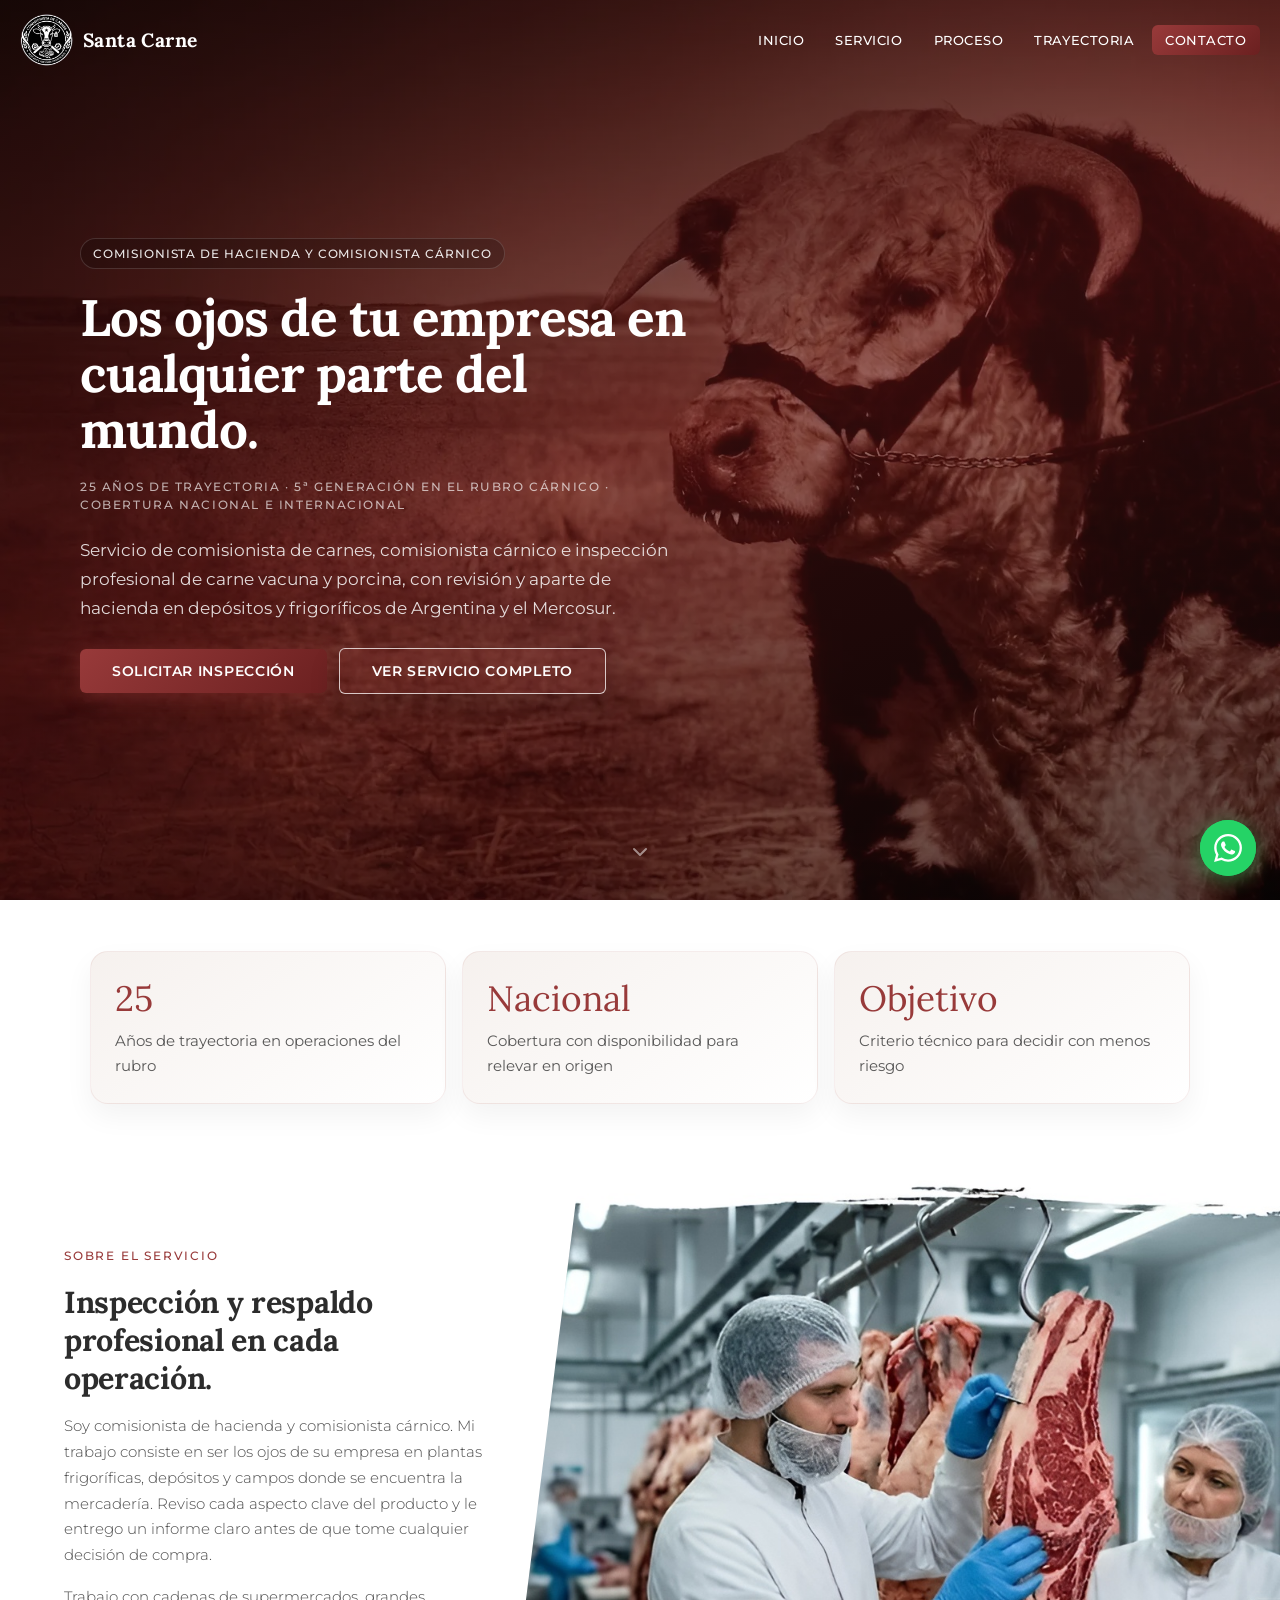
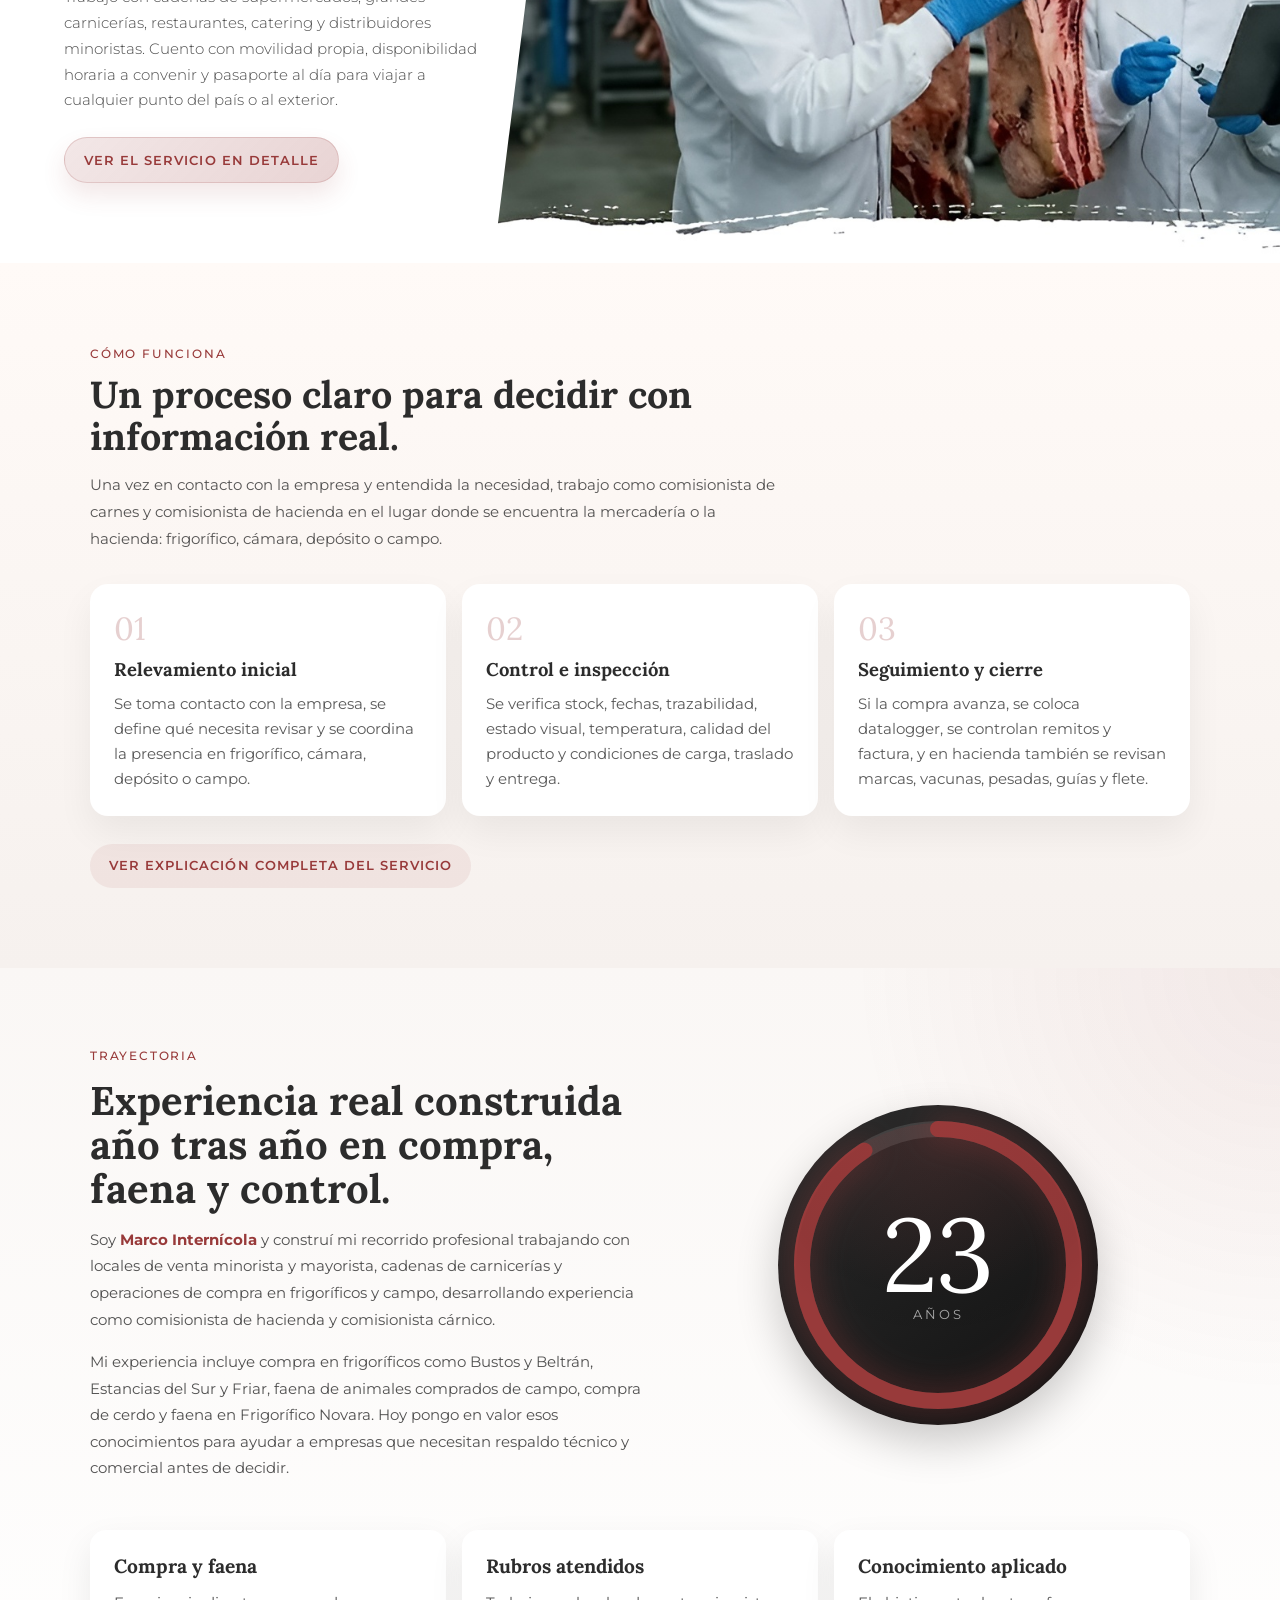
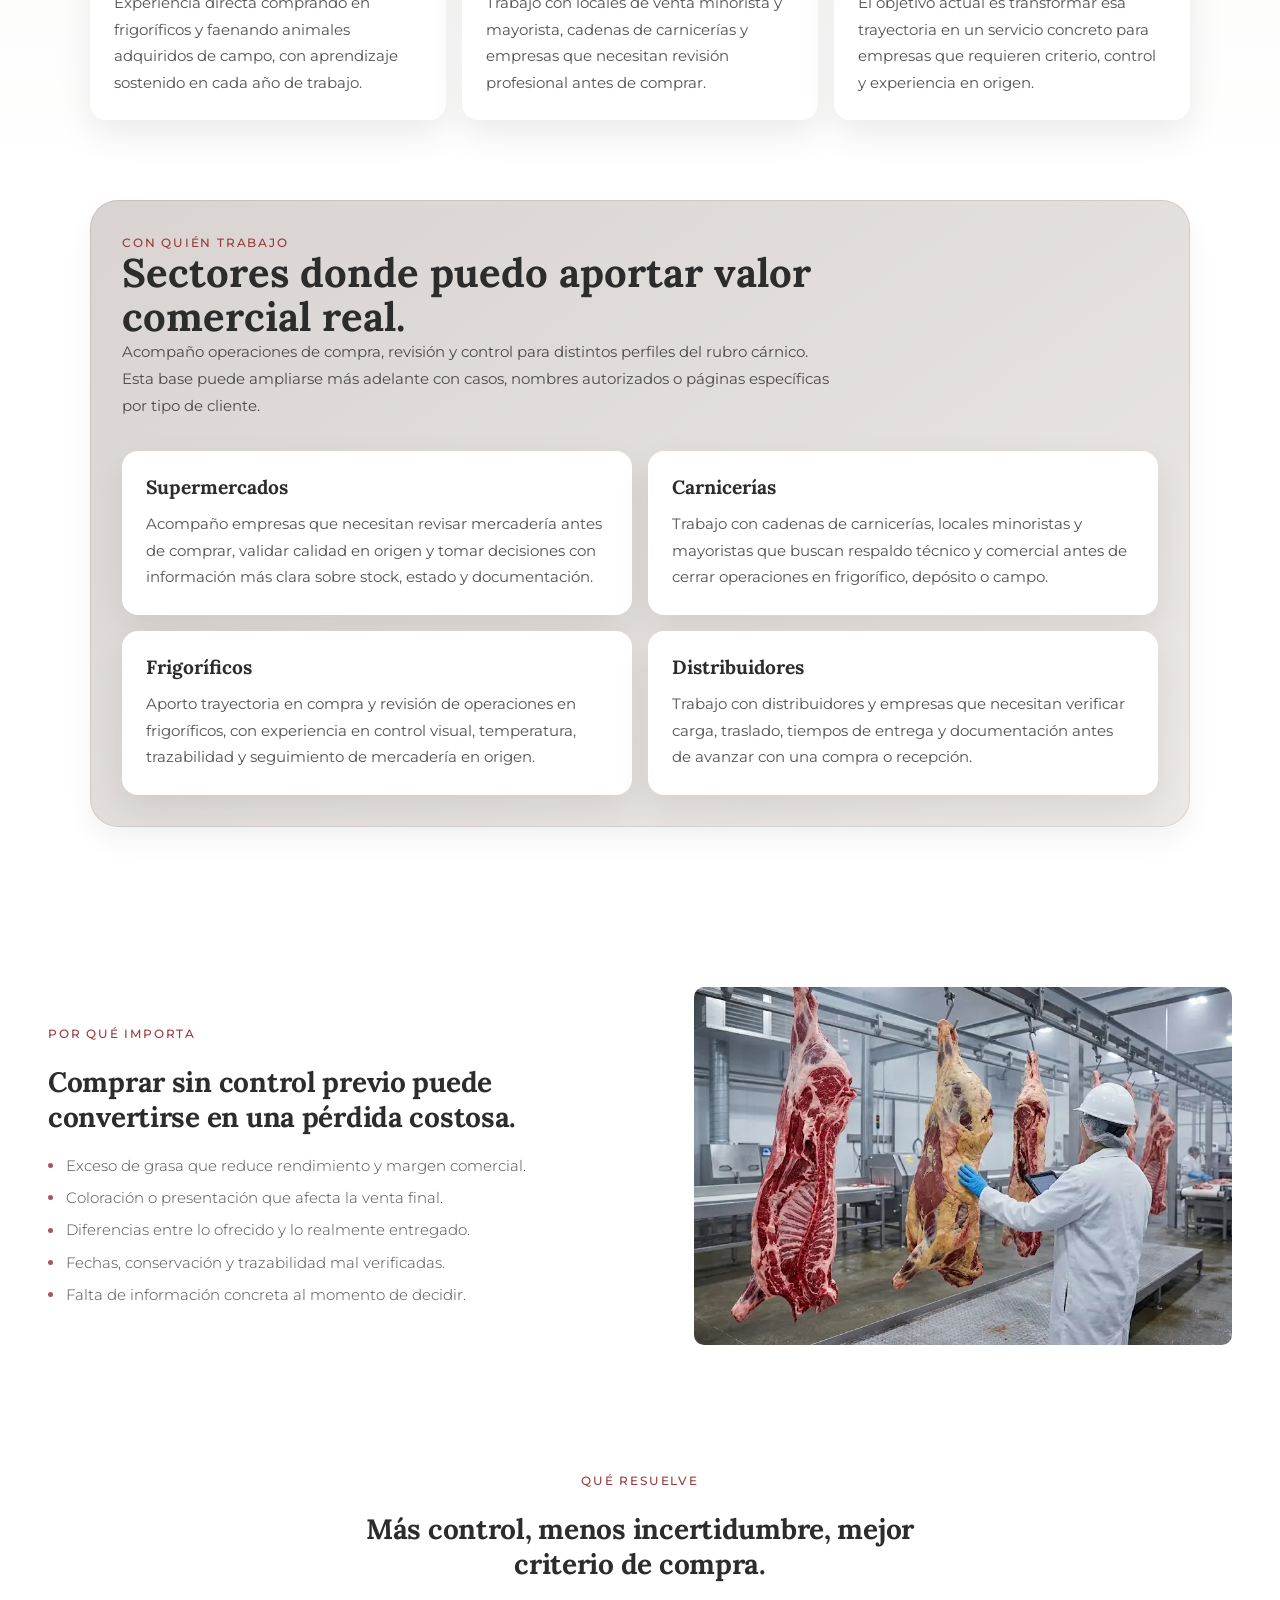
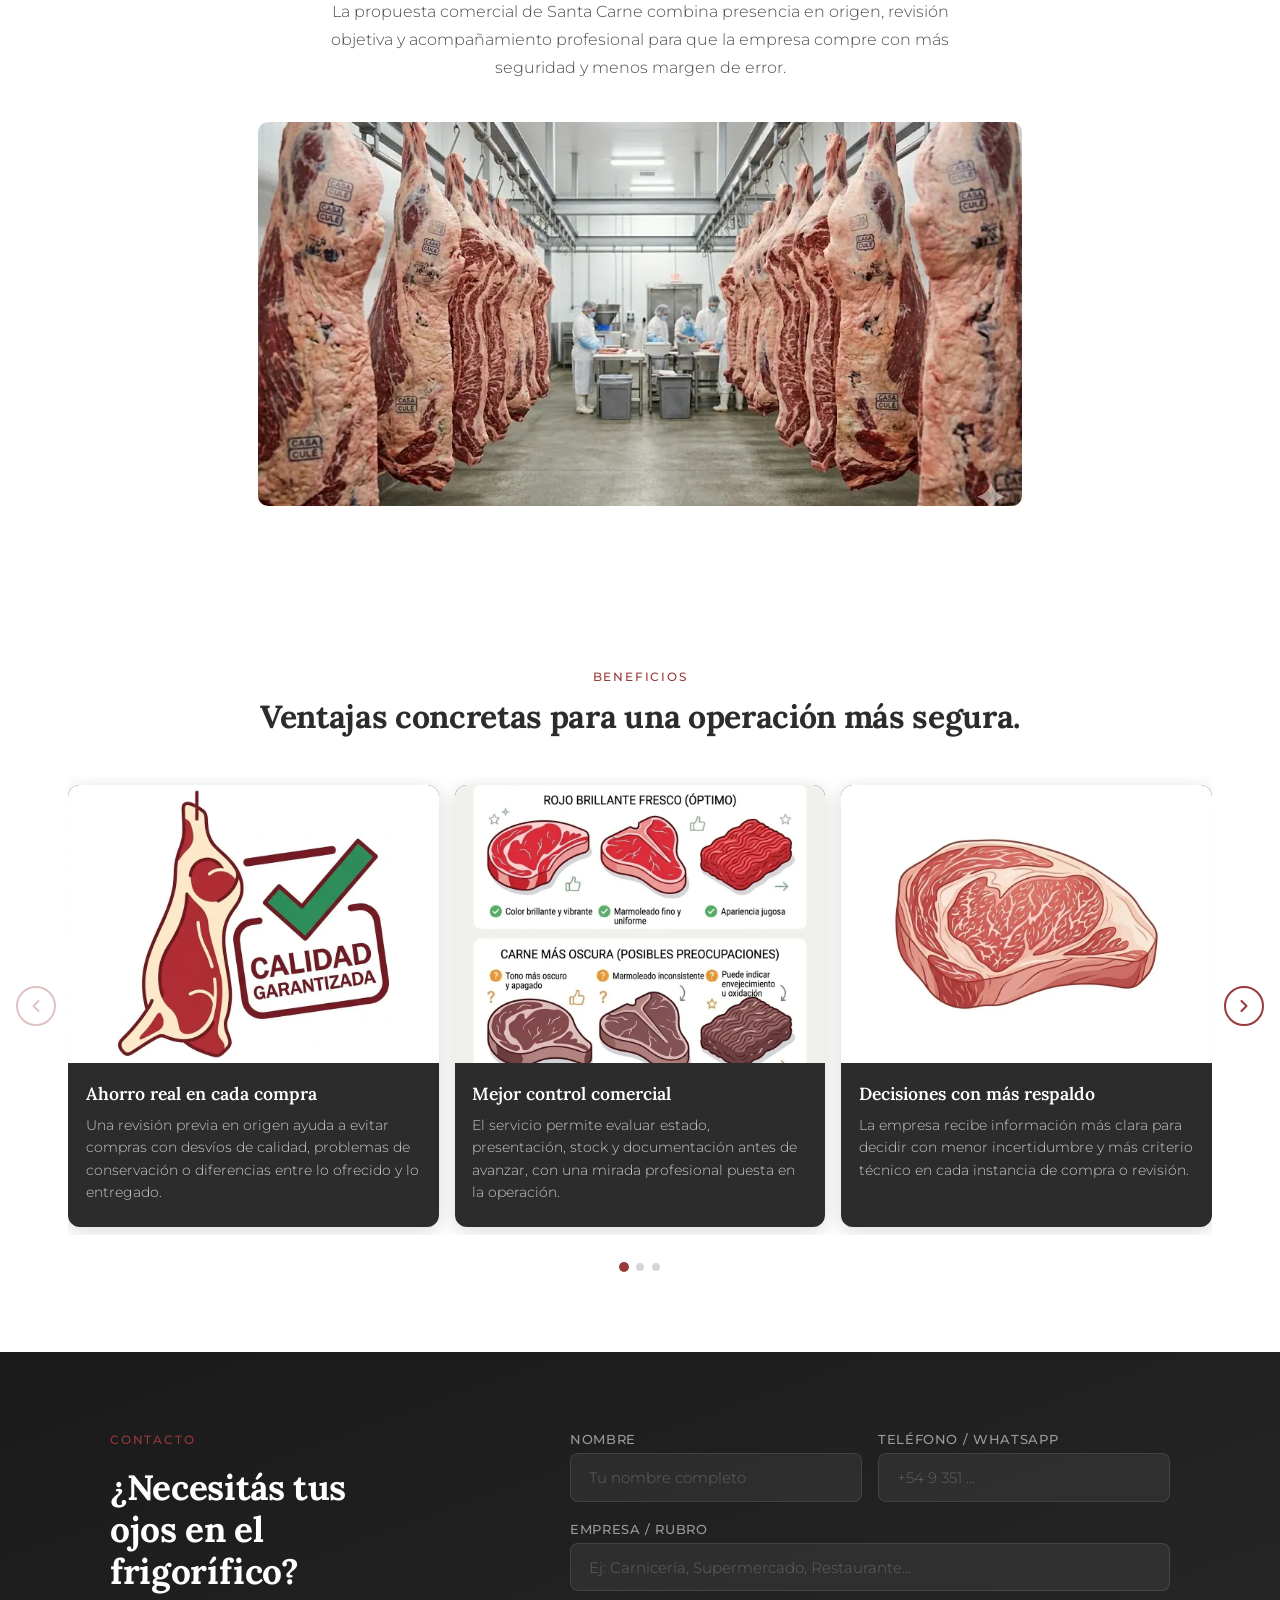
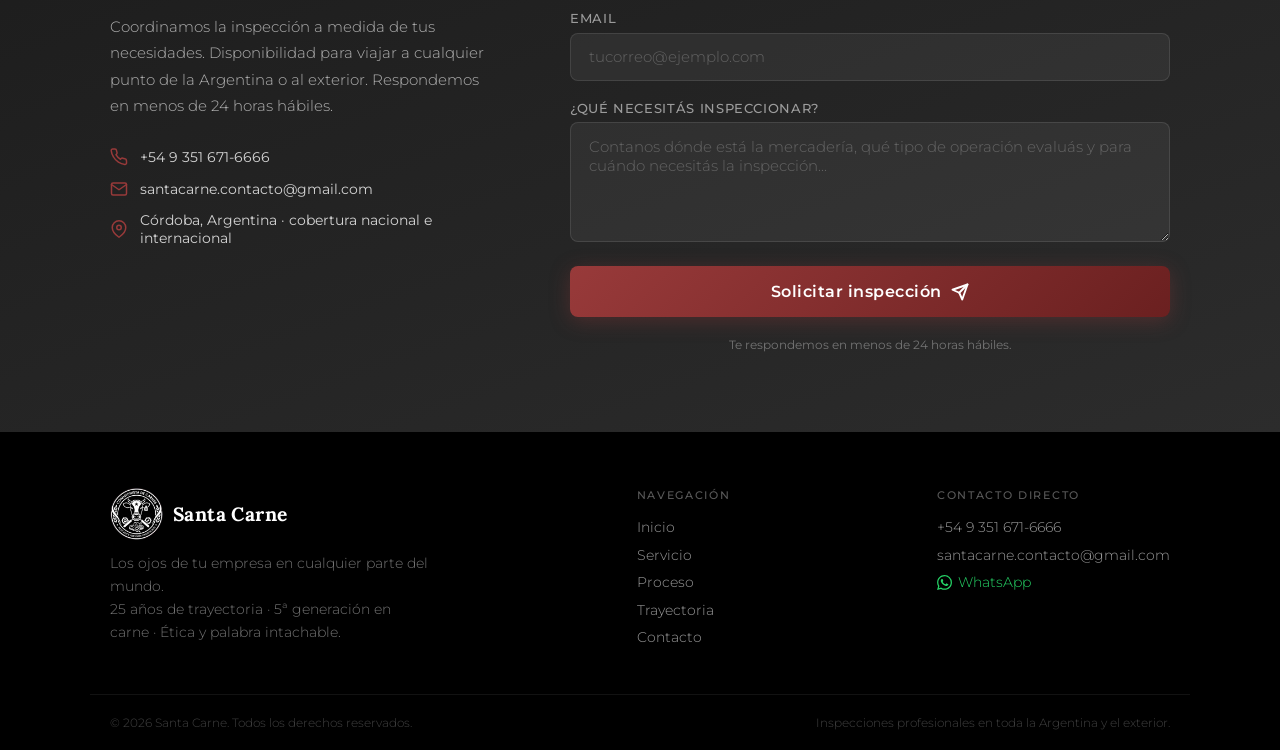
<file: index.html>
<!DOCTYPE html>
<html lang="es">
<head>
  <meta charset="UTF-8" />
  <meta name="viewport" content="width=device-width, initial-scale=1.0" />

  <!-- ===== SEO ===== -->
  <title>Santa Carne | Comisionista de hacienda e inspección de carne</title>
  <meta name="description" content="Santa Carne brinda servicio de comisionista de hacienda, comisionista cárnico e inspección profesional de carne vacuna y porcina, con revisión en depósitos y frigoríficos de Argentina y el Mercosur." />
  <meta name="keywords" content="comisionista de hacienda, comisionista de carnes, comisionista carnico, inspección de carne, inspección de carne vacuna, inspección de carne porcina, inspección profesional de carne, revisión de hacienda, aparte de hacienda, intermediario carnico, inspección en frigoríficos, revisión en depósitos, control de mercadería cárnica, control de calidad de carne, frigoríficos Argentina, servicio de inspección Mercosur" />
  <meta name="author" content="Santa Carne" />
  <meta name="robots" content="index, follow" />
  <link rel="canonical" href="https://santacarne.com.ar/" />
  <link rel="preload" as="image" href="img/hero-fondo.webp" />

  <!-- ===== Open Graph ===== -->
  <meta property="og:type"        content="website" />
  <meta property="og:url"         content="https://santacarne.com.ar/" />
  <meta property="og:title"       content="Santa Carne | Comisionista de hacienda e inspección de carne" />
  <meta property="og:description" content="Servicio de comisionista de hacienda, comisionista cárnico e inspección profesional de carne vacuna y porcina en Argentina y el Mercosur." />
  <meta property="og:image"       content="https://santacarne.com.ar/img/hero-fondo.webp" />
  <meta property="og:image:alt"   content="Santa Carne, comisionista de hacienda e inspección de carne" />
  <meta name="twitter:card"       content="summary_large_image" />
  <meta name="twitter:title"      content="Santa Carne | Comisionista de hacienda e inspección de carne" />
  <meta name="twitter:description" content="Servicio de comisionista de hacienda, comisionista cárnico e inspección profesional de carne vacuna y porcina en Argentina y el Mercosur." />
  <meta name="twitter:image"      content="https://santacarne.com.ar/img/hero-fondo.webp" />

  <!-- ===== Favicon ===== -->
  <link rel="icon" type="image/webp" href="img/logo.webp" />

  <!-- ===== Fuentes ===== -->
  <link rel="preconnect" href="https://fonts.googleapis.com" />
  <link rel="preconnect" href="https://fonts.gstatic.com" crossorigin />
  <link href="https://fonts.googleapis.com/css2?family=Lora:wght@600;700&family=Montserrat:wght@300;400;500;600&display=swap" rel="stylesheet" />

  <link rel="stylesheet" href="styles.css" />

    <!-- ===== Schema.org JSON-LD ===== -->
  <script type="application/ld+json">
  {
    "@context": "https://schema.org",
    "@type": "LocalBusiness",
    "name": "Santa Carne",
    "description": "Comisionista de hacienda y comisionista cárnico con 25 años de trayectoria. Inspección profesional de carne vacuna y porcina, revisión y aparte de hacienda, y control de mercadería en depósitos y frigoríficos de Argentina y el Mercosur.",
    "url": "https://santacarne.com.ar/",
    "telephone": "+5493516716666",
    "email": "santacarne.contacto@gmail.com",
    "logo": "https://santacarne.com.ar/img/logo.webp",
    "image": "https://santacarne.com.ar/img/hero-fondo.webp",
    "address": {
      "@type": "PostalAddress",
      "addressLocality": "Córdoba",
      "addressRegion": "Córdoba",
      "addressCountry": "AR"
    },
    "areaServed": [
      {
        "@type": "Country",
        "name": "Argentina"
      },
      {
        "@type": "AdministrativeArea",
        "name": "Internacional"
      }
    ],
    "foundingDate": "2001",
    "slogan": "Los ojos de tu empresa en cualquier parte del mundo",
    "knowsAbout": [
      "Inspección de carne vacuna",
      "Inspección de carne porcina",
      "Revisión de hacienda",
      "Aparte de hacienda",
      "Comisión de hacienda",
      "Intermediación cárnica",
      "Frigoríficos Argentina",
      "Depósitos cárnicos"
    ],
    "contactPoint": {
      "@type": "ContactPoint",
      "telephone": "+5493516716666",
      "contactType": "customer service",
      "availableLanguage": "Spanish",
      "contactOption": "TollFree"
    },
    "sameAs": [
      "https://wa.me/5493516716666"
    ]
  }
  </script>
</head>
<body>

  <!-- ===================== NAVBAR ===================== -->
  <header class="navbar" role="banner">
    <div class="navbar__inner">
      <a href="#inicio" class="navbar__logo" aria-label="Ir al inicio">
        <img src="img/logo.webp" alt="Santa Carne logo" class="navbar__logo-img" />
        <span class="navbar__logo-text">Santa Carne</span>
      </a>
      <nav class="navbar__nav" aria-label="Navegación principal">
        <a href="#inicio" class="navbar__link">Inicio</a>
        <a href="#servicio" class="navbar__link">Servicio</a>
        <a href="#proceso" class="navbar__link">Proceso</a>
        <a href="#trayectoria" class="navbar__link">Trayectoria</a>
        <a href="#contacto" class="navbar__link navbar__link--cta">Contacto</a>
      </nav>
      <button class="navbar__hamburger" aria-label="Abrir menú" aria-expanded="false" aria-controls="mobile-menu">
        <span class="navbar__bar"></span>
        <span class="navbar__bar"></span>
        <span class="navbar__bar"></span>
      </button>
    </div>
    <nav id="mobile-menu" class="navbar__mobile" aria-label="Menú móvil" aria-hidden="true">
      <a href="#inicio" class="navbar__mobile-link">Inicio</a>
      <a href="#servicio" class="navbar__mobile-link">Servicio</a>
      <a href="#proceso" class="navbar__mobile-link">Proceso</a>
      <a href="#trayectoria" class="navbar__mobile-link">Trayectoria</a>
      <a href="#contacto" class="navbar__mobile-link navbar__mobile-link--cta">Contacto</a>
    </nav>
  </header>

  <main>

    <!-- ===================== HERO ===================== -->
    <section id="inicio" class="hero">
      <div class="hero__overlay" aria-hidden="true"></div>
      <div class="hero__container">
        <div class="hero__content reveal reveal--up">
          <span class="hero__kicker">Comisionista de hacienda y comisionista cárnico</span>
          <h1 class="hero__title">Los ojos de tu empresa en cualquier parte del mundo.</h1>
          <p class="hero__eyebrow">25 años de trayectoria · 5ª generación en el rubro cárnico · cobertura nacional e internacional</p>
          <p class="hero__subtitle">Servicio de comisionista de carnes, comisionista cárnico e inspección profesional de carne vacuna y porcina, con revisión y aparte de hacienda en depósitos y frigoríficos de Argentina y el Mercosur.</p>
          <div class="hero__action">
            <a href="#contacto" class="hero__btn">Solicitar Inspección</a>
            <a href="servicio.html" class="hero__btn hero__btn--outline hero__btn--service">Ver servicio completo</a>
          </div>
        </div>
      </div>
      <a href="#credenciales" class="hero__scroll" aria-label="Ir al siguiente bloque">
        <svg xmlns="http://www.w3.org/2000/svg" width="24" height="24" viewBox="0 0 24 24" fill="none" stroke="currentColor" stroke-width="2" stroke-linecap="round" stroke-linejoin="round"><polyline points="6 9 12 15 18 9"/></svg>
      </a>
    </section>

    <div class="hero-spacer" aria-hidden="true"></div>

    <section id="credenciales" class="credenciales">
      <div class="credenciales__inner reveal reveal--up">
        <article class="credenciales__item">
          <span class="credenciales__value">25</span>
          <p class="credenciales__label">Años de trayectoria en operaciones del rubro</p>
        </article>
        <article class="credenciales__item">
          <span class="credenciales__value">Nacional</span>
          <p class="credenciales__label">Cobertura con disponibilidad para relevar en origen</p>
        </article>
        <article class="credenciales__item">
          <span class="credenciales__value">Objetivo</span>
          <p class="credenciales__label">Criterio técnico para decidir con menos riesgo</p>
        </article>
      </div>
    </section>

    <!-- ===================== SOBRE EL SERVICIO ===================== -->
    <section id="servicio" class="servicio">
      <div class="servicio__white reveal reveal--left">
        <span class="servicio__label">Sobre el Servicio</span>
        <h2 class="servicio__title">Inspección y respaldo profesional en cada operación.</h2>
        <p class="servicio__text">Soy comisionista de hacienda y comisionista cárnico. Mi trabajo consiste en ser los ojos de su empresa en plantas frigoríficas, depósitos y campos donde se encuentra la mercadería. Reviso cada aspecto clave del producto y le entrego un informe claro antes de que tome cualquier decisión de compra.</p>
        <p class="servicio__text">Trabajo con cadenas de supermercados, grandes carnicerías, restaurantes, catering y distribuidores minoristas. Cuento con movilidad propia, disponibilidad horaria a convenir y pasaporte al día para viajar a cualquier punto del país o al exterior.</p>
        <a href="servicio.html" class="servicio__link">Ver el servicio en detalle</a>
      </div>
      <img src="img/sobre nosotros.webp" alt="Inspección profesional de ganado vacuno en frigorífico" class="servicio__img" loading="lazy" />
    </section>

    <section id="proceso" class="proceso">
      <div class="proceso__inner">
        <div class="proceso__header reveal reveal--up">
          <span class="proceso__label">Cómo funciona</span>
          <h2 class="proceso__title">Un proceso claro para decidir con información real.</h2>
          <p class="proceso__text">Una vez en contacto con la empresa y entendida la necesidad, trabajo como comisionista de carnes y comisionista de hacienda en el lugar donde se encuentra la mercadería o la hacienda: frigorífico, cámara, depósito o campo.</p>
        </div>
        <div class="proceso__grid">
          <article class="proceso__card reveal reveal--up">
            <span class="proceso__step">01</span>
            <h3 class="proceso__card-title">Relevamiento inicial</h3>
            <p class="proceso__card-text">Se toma contacto con la empresa, se define qué necesita revisar y se coordina la presencia en frigorífico, cámara, depósito o campo.</p>
          </article>
          <article class="proceso__card reveal reveal--up">
            <span class="proceso__step">02</span>
            <h3 class="proceso__card-title">Control e inspección</h3>
            <p class="proceso__card-text">Se verifica stock, fechas, trazabilidad, estado visual, temperatura, calidad del producto y condiciones de carga, traslado y entrega.</p>
          </article>
          <article class="proceso__card reveal reveal--up">
            <span class="proceso__step">03</span>
            <h3 class="proceso__card-title">Seguimiento y cierre</h3>
            <p class="proceso__card-text">Si la compra avanza, se coloca datalogger, se controlan remitos y factura, y en hacienda también se revisan marcas, vacunas, pesadas, guías y flete.</p>
          </article>
        </div>
        <div class="proceso__cta reveal reveal--up">
          <a href="servicio.html" class="proceso__btn">Ver explicación completa del servicio</a>
        </div>
      </div>
    </section>

    <!-- ===================== TRAYECTORIA ===================== -->
    <section id="trayectoria" class="trayectoria">
      <div class="trayectoria__inner">
        <div class="trayectoria__intro reveal reveal--left">
          <span class="trayectoria__label">Trayectoria</span>
          <h2 class="trayectoria__title">Experiencia real construida año tras año en compra, faena y control.</h2>
          <p class="trayectoria__text">Soy <span class="brand-highlight">Marco Internícola</span> y construí mi recorrido profesional trabajando con locales de venta minorista y mayorista, cadenas de carnicerías y operaciones de compra en frigoríficos y campo, desarrollando experiencia como comisionista de hacienda y comisionista cárnico.</p>
          <p class="trayectoria__text">Mi experiencia incluye compra en frigoríficos como Bustos y Beltrán, Estancias del Sur y Friar, faena de animales comprados de campo, compra de cerdo y faena en Frigorífico Novara. Hoy pongo en valor esos conocimientos para ayudar a empresas que necesitan respaldo técnico y comercial antes de decidir.</p>
        </div>

        <div class="trayectoria__badge reveal reveal--right">
          <div class="years-badge" data-years-badge aria-label="25 años de trayectoria">
            <svg class="years-badge__ring" viewBox="0 0 160 160" aria-hidden="true">
              <circle class="years-badge__track" cx="80" cy="80" r="68"></circle>
              <circle class="years-badge__progress" cx="80" cy="80" r="68"></circle>
            </svg>
            <div class="years-badge__content">
              <span class="years-badge__number" data-years-number>1</span>
              <span class="years-badge__suffix">años</span>
            </div>
          </div>
        </div>
      </div>

      <div class="trayectoria__grid">
        <article class="trayectoria__card reveal reveal--up">
          <h3 class="trayectoria__card-title">Compra y faena</h3>
          <p class="trayectoria__card-text">Experiencia directa comprando en frigoríficos y faenando animales adquiridos de campo, con aprendizaje sostenido en cada año de trabajo.</p>
        </article>
        <article class="trayectoria__card reveal reveal--up">
          <h3 class="trayectoria__card-title">Rubros atendidos</h3>
          <p class="trayectoria__card-text">Trabajo con locales de venta minorista y mayorista, cadenas de carnicerías y empresas que necesitan revisión profesional antes de comprar.</p>
        </article>
        <article class="trayectoria__card reveal reveal--up">
          <h3 class="trayectoria__card-title">Conocimiento aplicado</h3>
          <p class="trayectoria__card-text">El objetivo actual es transformar esa trayectoria en un servicio concreto para empresas que requieren criterio, control y experiencia en origen.</p>
        </article>
      </div>
    </section>

    <!-- ===================== RUBROS ===================== -->
    <section id="rubros" class="rubros">
      <div class="rubros__inner">
        <div class="rubros__header reveal reveal--up">
          <span class="rubros__label">Con quién trabajo</span>
          <h2 class="rubros__title">Sectores donde puedo aportar valor comercial real.</h2>
          <p class="rubros__text">Acompaño operaciones de compra, revisión y control para distintos perfiles del rubro cárnico. Esta base puede ampliarse más adelante con casos, nombres autorizados o páginas específicas por tipo de cliente.</p>
        </div>

        <div class="rubros__grid">
          <article class="rubros__item reveal reveal--up">
            <h3 class="rubros__item-title">Supermercados</h3>
            <p class="rubros__item-text">Acompaño empresas que necesitan revisar mercadería antes de comprar, validar calidad en origen y tomar decisiones con información más clara sobre stock, estado y documentación.</p>
          </article>
          <article class="rubros__item reveal reveal--up">
            <h3 class="rubros__item-title">Carnicerías</h3>
            <p class="rubros__item-text">Trabajo con cadenas de carnicerías, locales minoristas y mayoristas que buscan respaldo técnico y comercial antes de cerrar operaciones en frigorífico, depósito o campo.</p>
          </article>
          <article class="rubros__item reveal reveal--up">
            <h3 class="rubros__item-title">Frigoríficos</h3>
            <p class="rubros__item-text">Aporto trayectoria en compra y revisión de operaciones en frigoríficos, con experiencia en control visual, temperatura, trazabilidad y seguimiento de mercadería en origen.</p>
          </article>
          <article class="rubros__item reveal reveal--up">
            <h3 class="rubros__item-title">Distribuidores</h3>
            <p class="rubros__item-text">Trabajo con distribuidores y empresas que necesitan verificar carga, traslado, tiempos de entrega y documentación antes de avanzar con una compra o recepción.</p>
          </article>
        </div>
      </div>
    </section>

    <!-- ===================== POR QUÉ ELEGIRNOS ===================== -->
    <section id="elegirnos" class="elegirnos">

      <div class="elegirnos__problema">
        <div class="elegirnos__problema-texto reveal reveal--left">
          <span class="elegirnos__label">Por qué importa</span>
          <h2 class="elegirnos__title">Comprar sin control previo puede convertirse en una pérdida costosa.</h2>
          <ul class="elegirnos__lista">
            <li>Exceso de grasa que reduce rendimiento y margen comercial.</li>
            <li>Coloración o presentación que afecta la venta final.</li>
            <li>Diferencias entre lo ofrecido y lo realmente entregado.</li>
            <li>Fechas, conservación y trazabilidad mal verificadas.</li>
            <li>Falta de información concreta al momento de decidir.</li>
          </ul>
        </div>
        <div class="elegirnos__problema-img-wrap reveal reveal--right">
          <img src="img/problemas a solucionar.webp" alt="Problemas frecuentes en la compra de ganado vacuno" class="elegirnos__problema-img" loading="lazy" />
        </div>
      </div>

      <div class="elegirnos__solucion">
        <div class="elegirnos__solucion-texto reveal reveal--up">
          <span class="elegirnos__label">Qué resuelve</span>
          <h2 class="elegirnos__title">Más control, menos incertidumbre, mejor criterio de compra.</h2>
          <p class="elegirnos__solucion-desc">La propuesta comercial de Santa Carne combina presencia en origen, revisión objetiva y acompañamiento profesional para que la empresa compre con más seguridad y menos margen de error.</p>
        </div>
        <div class="elegirnos__solucion-img-wrap reveal reveal--up">
          <img src="img/solucion al problema.webp" alt="Inspector profesional revisando carne vacuna en frigorífico" class="elegirnos__solucion-img" loading="lazy" />
        </div>
      </div>

    </section>

    <!-- ===================== BENEFICIOS ===================== -->
    <section id="beneficios" class="beneficios">
      <div class="beneficios__header reveal reveal--up">
        <span class="beneficios__label">Beneficios</span>
        <h2 class="beneficios__title">Ventajas concretas para una operación más segura.</h2>
      </div>
      <div class="beneficios__carrusel-wrap reveal reveal--up">
        <button class="beneficios__btn beneficios__btn--prev" aria-label="Anterior">
          <svg xmlns="http://www.w3.org/2000/svg" width="20" height="20" viewBox="0 0 24 24" fill="none" stroke="currentColor" stroke-width="2.5" stroke-linecap="round" stroke-linejoin="round"><polyline points="15 18 9 12 15 6"/></svg>
        </button>
        <div class="beneficios__track-clip">
          <ul class="beneficios__track">
            <li class="beneficios__card">
              <div class="beneficios__card-img-wrap"><img src="img/tarjeta-1.webp" alt="Reducción de pérdidas económicas" class="beneficios__card-img" loading="lazy" /></div>
              <div class="beneficios__card-body">
                <h3 class="beneficios__card-title">Ahorro real en cada compra</h3>
                <p class="beneficios__card-text">Una revisión previa en origen ayuda a evitar compras con desvíos de calidad, problemas de conservación o diferencias entre lo ofrecido y lo entregado.</p>
              </div>
            </li>
            <li class="beneficios__card">
              <div class="beneficios__card-img-wrap"><img src="img/tarjeta-2.webp" alt="Color y presentación de la carne" class="beneficios__card-img" loading="lazy" /></div>
              <div class="beneficios__card-body">
                <h3 class="beneficios__card-title">Mejor control comercial</h3>
                <p class="beneficios__card-text">El servicio permite evaluar estado, presentación, stock y documentación antes de avanzar, con una mirada profesional puesta en la operación.</p>
              </div>
            </li>
            <li class="beneficios__card">
              <div class="beneficios__card-img-wrap"><img src="img/tarjeta-3.webp" alt="Terneza y calidad garantizada" class="beneficios__card-img" loading="lazy" /></div>
              <div class="beneficios__card-body">
                <h3 class="beneficios__card-title">Decisiones con más respaldo</h3>
                <p class="beneficios__card-text">La empresa recibe información más clara para decidir con menor incertidumbre y más criterio técnico en cada instancia de compra o revisión.</p>
              </div>
            </li>
            <li class="beneficios__card">
              <div class="beneficios__card-img-wrap"><img src="img/tarjeta-4.webp" alt="Control de fechas de faena y conservación" class="beneficios__card-img" loading="lazy" /></div>
              <div class="beneficios__card-body">
                <h3 class="beneficios__card-title">Información antes de cerrar</h3>
                <p class="beneficios__card-text">Fechas, trazabilidad, temperatura, carga, traslado y tiempos de entrega pueden revisarse antes de confirmar la operación o recibir mercadería.</p>
              </div>
            </li>
            <li class="beneficios__card">
              <div class="beneficios__card-img-wrap"><img src="img/tarjeta-5.webp" alt="Seguridad y transparencia en la compra" class="beneficios__card-img" loading="lazy" /></div>
              <div class="beneficios__card-body">
                <h3 class="beneficios__card-title">Más transparencia operativa</h3>
                <p class="beneficios__card-text">El acompañamiento en origen suma control, seguimiento y mayor tranquilidad para empresas que necesitan respaldo real antes de comprar.</p>
              </div>
            </li>
          </ul>
        </div>
        <button class="beneficios__btn beneficios__btn--next" aria-label="Siguiente">
          <svg xmlns="http://www.w3.org/2000/svg" width="20" height="20" viewBox="0 0 24 24" fill="none" stroke="currentColor" stroke-width="2.5" stroke-linecap="round" stroke-linejoin="round"><polyline points="9 18 15 12 9 6"/></svg>
        </button>
      </div>
      <div class="beneficios__dots" aria-hidden="true"></div>
    </section>

    <!-- ===================== CONTACTO ===================== -->
    <section id="contacto" class="contacto">
      <div class="contacto__inner">

        <div class="contacto__info reveal reveal--left">
          <span class="contacto__label">Contacto</span>
          <h2 class="contacto__title">¿Necesitás tus ojos en el frigorífico?</h2>
          <p class="contacto__desc">Coordinamos la inspección a medida de tus necesidades. Disponibilidad para viajar a cualquier punto de la Argentina o al exterior. Respondemos en menos de 24 horas hábiles.</p>
          <ul class="contacto__datos">
            <li class="contacto__dato">
              <svg xmlns="http://www.w3.org/2000/svg" width="18" height="18" viewBox="0 0 24 24" fill="none" stroke="currentColor" stroke-width="2" stroke-linecap="round" stroke-linejoin="round"><path d="M22 16.92v3a2 2 0 0 1-2.18 2 19.79 19.79 0 0 1-8.63-3.07A19.5 19.5 0 0 1 4.69 12 19.79 19.79 0 0 1 1.6 3.43 2 2 0 0 1 3.6 1.27h3a2 2 0 0 1 2 1.72c.13.96.36 1.9.7 2.81a2 2 0 0 1-.45 2.11L7.91 8.91a16 16 0 0 0 6.07 6.07l.91-.91a2 2 0 0 1 2.11-.45c.9.34 1.85.57 2.81.7A2 2 0 0 1 21.73 16.92z"/></svg>
              <span>+54 9 351 671-6666</span>
            </li>
            <li class="contacto__dato">
              <svg xmlns="http://www.w3.org/2000/svg" width="18" height="18" viewBox="0 0 24 24" fill="none" stroke="currentColor" stroke-width="2" stroke-linecap="round" stroke-linejoin="round"><path d="M4 4h16c1.1 0 2 .9 2 2v12c0 1.1-.9 2-2 2H4c-1.1 0-2-.9-2-2V6c0-1.1.9-2 2-2z"/><polyline points="22,6 12,13 2,6"/></svg>
              <span>santacarne.contacto@gmail.com</span>
            </li>
            <li class="contacto__dato">
              <svg xmlns="http://www.w3.org/2000/svg" width="18" height="18" viewBox="0 0 24 24" fill="none" stroke="currentColor" stroke-width="2" stroke-linecap="round" stroke-linejoin="round"><path d="M21 10c0 7-9 13-9 13s-9-6-9-13a9 9 0 0 1 18 0z"/><circle cx="12" cy="10" r="3"/></svg>
              <span>Córdoba, Argentina · cobertura nacional e internacional</span>
            </li>
          </ul>
        </div>

        <div class="contacto__form-wrap reveal reveal--right">
          <form class="contacto__form" action="https://formsubmit.co/santacarne.contacto@gmail.com" method="POST">
            <input type="hidden" name="_subject" value="Nueva consulta desde Santa Carne" />
            <input type="hidden" name="_captcha" value="false" />
            <input type="hidden" name="_template" value="table" />
            <input type="hidden" name="_next" value="https://santacarne.com.ar/gracias.html" />
            <input type="text" name="_honey" style="display:none" />
            <div class="contacto__row">
              <div class="contacto__field">
                <label class="contacto__field-label" for="nombre">Nombre</label>
                <input type="text" id="nombre" name="nombre" class="contacto__input" placeholder="Tu nombre completo" required />
              </div>
              <div class="contacto__field">
                <label class="contacto__field-label" for="telefono">Teléfono / WhatsApp</label>
                <input type="tel" id="telefono" name="telefono" class="contacto__input" placeholder="+54 9 351 ..." required />
              </div>
            </div>
            <div class="contacto__field">
              <label class="contacto__field-label" for="empresa">Empresa / Rubro</label>
              <input type="text" id="empresa" name="empresa" class="contacto__input" placeholder="Ej: Carnicería, Supermercado, Restaurante..." />
            </div>
            <div class="contacto__field">
              <label class="contacto__field-label" for="email">Email</label>
              <input type="email" id="email" name="email" class="contacto__input" placeholder="tucorreo@ejemplo.com" required />
            </div>
            <div class="contacto__field">
              <label class="contacto__field-label" for="mensaje">¿Qué necesitás inspeccionar?</label>
              <textarea id="mensaje" name="mensaje" class="contacto__textarea" placeholder="Contanos dónde está la mercadería, qué tipo de operación evaluás y para cuándo necesitás la inspección..." rows="4" required></textarea>
            </div>
            <button type="submit" class="contacto__submit">
              Solicitar inspección
              <svg xmlns="http://www.w3.org/2000/svg" width="18" height="18" viewBox="0 0 24 24" fill="none" stroke="currentColor" stroke-width="2.5" stroke-linecap="round" stroke-linejoin="round"><line x1="22" y1="2" x2="11" y2="13"/><polygon points="22 2 15 22 11 13 2 9 22 2"/></svg>
            </button>
            <p class="contacto__aviso">Te respondemos en menos de 24 horas hábiles.</p>
          </form>
        </div>

      </div>
    </section>

  </main>

  <!-- ===================== FOOTER ===================== -->
  <footer class="footer" role="contentinfo">
    <div class="footer__inner">
      <div class="footer__brand">
        <a href="#inicio" class="navbar__logo" aria-label="Volver al inicio">
          <img src="img/logo.webp" alt="Santa Carne logo" class="navbar__logo-img" loading="lazy" />
          <span class="navbar__logo-text">Santa Carne</span>
        </a>
        <p class="footer__tagline">Los ojos de tu empresa en cualquier parte del mundo.<br/>25 años de trayectoria · 5ª generación en carne · Ética y palabra intachable.</p>
      </div>
      <nav class="footer__nav" aria-label="Navegación footer">
        <h4 class="footer__nav-title">Navegación</h4>
        <a href="#inicio" class="footer__link">Inicio</a>
        <a href="#servicio" class="footer__link">Servicio</a>
        <a href="#proceso" class="footer__link">Proceso</a>
        <a href="#trayectoria" class="footer__link">Trayectoria</a>
        <a href="#contacto" class="footer__link">Contacto</a>
      </nav>
      <div class="footer__contacto">
        <h4 class="footer__nav-title">Contacto directo</h4>
        <a href="tel:+5493516716666" class="footer__link">+54 9 351 671-6666</a>
        <a href="mailto:santacarne.contacto@gmail.com" class="footer__link">santacarne.contacto@gmail.com</a>
        <a href="https://wa.me/5493516716666" target="_blank" rel="noopener" class="footer__link footer__link--whatsapp">
          <svg xmlns="http://www.w3.org/2000/svg" width="15" height="15" viewBox="0 0 24 24" fill="currentColor"><path d="M17.472 14.382c-.297-.149-1.758-.867-2.03-.967-.273-.099-.471-.148-.67.15-.197.297-.767.966-.94 1.164-.173.199-.347.223-.644.075-.297-.15-1.255-.463-2.39-1.475-.883-.788-1.48-1.761-1.653-2.059-.173-.297-.018-.458.13-.606.134-.133.298-.347.446-.52.149-.174.198-.298.298-.497.099-.198.05-.371-.025-.52-.075-.149-.669-1.612-.916-2.207-.242-.579-.487-.5-.669-.51-.173-.008-.371-.01-.57-.01-.198 0-.52.074-.792.372-.272.297-1.04 1.016-1.04 2.479 0 1.462 1.065 2.875 1.213 3.074.149.198 2.096 3.2 5.077 4.487.709.306 1.262.489 1.694.625.712.227 1.36.195 1.871.118.571-.085 1.758-.719 2.006-1.413.248-.694.248-1.289.173-1.413-.074-.124-.272-.198-.57-.347m-5.421 7.403h-.004a9.87 9.87 0 0 1-5.031-1.378l-.361-.214-3.741.982.998-3.648-.235-.374a9.86 9.86 0 0 1-1.51-5.26c.001-5.45 4.436-9.884 9.888-9.884 2.64 0 5.122 1.03 6.988 2.898a9.825 9.825 0 0 1 2.893 6.994c-.003 5.45-4.437 9.884-9.885 9.884m8.413-18.297A11.815 11.815 0 0 0 12.05 0C5.495 0 .16 5.335.157 11.892c0 2.096.547 4.142 1.588 5.945L.057 24l6.305-1.654a11.882 11.882 0 0 0 5.683 1.448h.005c6.554 0 11.89-5.335 11.893-11.893a11.821 11.821 0 0 0-3.48-8.413Z"/></svg>
          WhatsApp
        </a>
      </div>
    </div>
    <div class="footer__bottom">
      <p class="footer__copy">© 2026 Santa Carne. Todos los derechos reservados.</p>
      <p class="footer__copy footer__copy--right">Inspecciones profesionales en toda la Argentina y el exterior.</p>
    </div>
  </footer>

  <!-- WSP FLOTANTE -->
  <a href="https://wa.me/5493516716666" class="wsp-float" target="_blank" rel="noopener" aria-label="Contactar por WhatsApp">
    <svg xmlns="http://www.w3.org/2000/svg" width="28" height="28" viewBox="0 0 24 24" fill="currentColor">
      <path d="M17.472 14.382c-.297-.149-1.758-.867-2.03-.967-.273-.099-.471-.148-.67.15-.197.297-.767.966-.94 1.164-.173.199-.347.223-.644.075-.297-.15-1.255-.463-2.39-1.475-.883-.788-1.48-1.761-1.653-2.059-.173-.297-.018-.458.13-.606.134-.133.298-.347.446-.52.149-.174.198-.298.298-.497.099-.198.05-.371-.025-.52-.075-.149-.669-1.612-.916-2.207-.242-.579-.487-.5-.669-.51-.173-.008-.371-.01-.57-.01-.198 0-.52.074-.792.372-.272.297-1.04 1.016-1.04 2.479 0 1.462 1.065 2.875 1.213 3.074.149.198 2.096 3.2 5.077 4.487.709.306 1.262.489 1.694.625.712.227 1.36.195 1.871.118.571-.085 1.758-.719 2.006-1.413.248-.694.248-1.289.173-1.413-.074-.124-.272-.198-.57-.347m-5.421 7.403h-.004a9.87 9.87 0 0 1-5.031-1.378l-.361-.214-3.741.982.998-3.648-.235-.374a9.86 9.86 0 0 1-1.51-5.26c.001-5.45 4.436-9.884 9.888-9.884 2.64 0 5.122 1.03 6.988 2.898a9.825 9.825 0 0 1 2.893 6.994c-.003 5.45-4.437 9.884-9.885 9.884m8.413-18.297A11.815 11.815 0 0 0 12.05 0C5.495 0 .16 5.335.157 11.892c0 2.096.547 4.142 1.588 5.945L.057 24l6.305-1.654a11.882 11.882 0 0 0 5.683 1.448h.005c6.554 0 11.89-5.335 11.893-11.893a11.821 11.821 0 0 0-3.48-8.413Z"/>
    </svg>
  </a>

  <script src="main.js"></script>
</body>
</html>
</file>
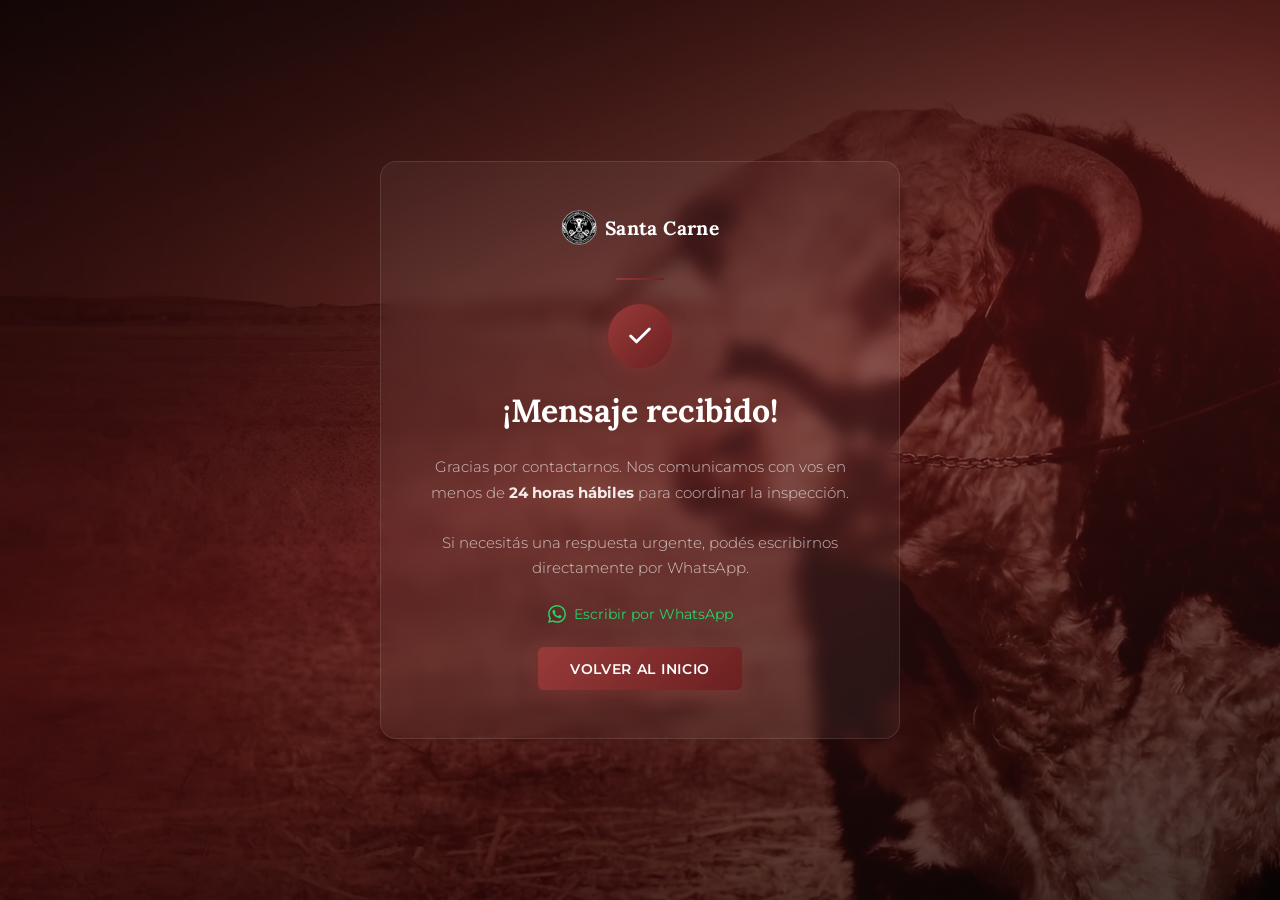
<file: gracias.html>
<!DOCTYPE html>
<html lang="es">
<head>
  <meta charset="UTF-8" />
  <meta name="viewport" content="width=device-width, initial-scale=1.0" />
  <title>Mensaje enviado — Santa Carne</title>
  <meta name="robots" content="noindex, nofollow" />

  <link rel="icon" type="image/webp" href="img/logo.webp" />
  <link rel="preconnect" href="https://fonts.googleapis.com" />
  <link rel="preconnect" href="https://fonts.gstatic.com" crossorigin />
  <link href="https://fonts.googleapis.com/css2?family=Lora:wght@600;700&family=Montserrat:wght@300;400;500;600&display=swap" rel="stylesheet" />

  <style>
    *, *::before, *::after { box-sizing: border-box; margin: 0; padding: 0; }
    html { font-size: 16px; }
    body {
      font-family: 'Montserrat', sans-serif;
      background-color: #0a0505;
      color: #fff;
      min-height: 100svh;
      display: flex;
      flex-direction: column;
      align-items: center;
      justify-content: center;
      padding: 2rem 1.5rem;

      background-image: url('img/hero-fondo.webp');
      background-size: cover;
      background-position: center center;
    }
    .overlay {
      position: fixed;
      inset: 0;
      background: linear-gradient(160deg, rgba(10,5,5,0.82) 0%, rgba(80,20,20,0.65) 50%, rgba(10,5,5,0.75) 100%);
      z-index: 0;
    }
    .card {
      position: relative;
      z-index: 1;
      background: rgba(255,255,255,0.05);
      border: 1px solid rgba(255,255,255,0.1);
      border-radius: 16px;
      padding: 3rem 2.5rem;
      max-width: 520px;
      width: 100%;
      text-align: center;
      backdrop-filter: blur(8px);
      display: flex;
      flex-direction: column;
      align-items: center;
      gap: 1.5rem;
    }
    .icon {
      width: 64px;
      height: 64px;
      border-radius: 50%;
      background: linear-gradient(135deg, #983A3A 0%, #6b2020 100%);
      display: flex;
      align-items: center;
      justify-content: center;
      box-shadow: 0 4px 20px rgba(152,58,58,0.45);
    }
    .logo {
      display: flex;
      align-items: center;
      gap: 0.5rem;
      text-decoration: none;
      margin-bottom: 0.5rem;
    }
    .logo img {
      width: 36px;
      height: 36px;
      object-fit: contain;
      border-radius: 6px;
    }
    .logo span {
      font-family: 'Lora', Georgia, serif;
      font-size: 1.2rem;
      font-weight: 700;
      color: #fff;
      letter-spacing: 0.02em;
    }
    h1 {
      font-family: 'Lora', Georgia, serif;
      font-size: clamp(1.5rem, 5vw, 2rem);
      font-weight: 700;
      color: #fff;
      line-height: 1.2;
    }
    p {
      font-size: 0.95rem;
      font-weight: 300;
      color: rgba(255,255,255,0.7);
      line-height: 1.7;
    }
    .divider {
      width: 48px;
      height: 2px;
      background: linear-gradient(135deg, #983A3A 0%, #6b2020 100%);
      border-radius: 2px;
    }
    .btn {
      display: inline-block;
      padding: 0.85rem 2rem;
      background: linear-gradient(135deg, #983A3A 0%, #6b2020 100%);
      color: #fff;
      font-family: 'Montserrat', sans-serif;
      font-size: 0.85rem;
      font-weight: 600;
      border-radius: 6px;
      letter-spacing: 0.05em;
      text-transform: uppercase;
      text-decoration: none;
      transition: opacity 0.25s, transform 0.2s;
      box-shadow: 0 4px 20px rgba(152,58,58,0.4);
    }
    .btn:hover {
      opacity: 0.85;
      transform: translateY(-2px);
    }
    .wsp {
      display: inline-flex;
      align-items: center;
      gap: 0.5rem;
      font-size: 0.85rem;
      font-weight: 400;
      color: #25D366;
      text-decoration: none;
      transition: opacity 0.2s;
    }
    .wsp:hover { opacity: 0.8; }
  </style>
</head>
<body>

  <div class="overlay" aria-hidden="true"></div>

  <div class="card">

    <a href="index.html" class="logo">
      <img src="img/logo.webp" alt="Santa Carne logo" />
      <span>Santa Carne</span>
    </a>

    <div class="divider"></div>

    <div class="icon">
      <svg xmlns="http://www.w3.org/2000/svg" width="28" height="28" viewBox="0 0 24 24" fill="none" stroke="white" stroke-width="2.5" stroke-linecap="round" stroke-linejoin="round">
        <polyline points="20 6 9 17 4 12"/>
      </svg>
    </div>

    <h1>¡Mensaje recibido!</h1>

    <p>Gracias por contactarnos. Nos comunicamos con vos en menos de <strong style="color:rgba(255,255,255,0.9)">24 horas hábiles</strong> para coordinar la inspección.</p>

    <p>Si necesitás una respuesta urgente, podés escribirnos directamente por WhatsApp.</p>

    <a href="https://wa.me/5493516716666" class="wsp" target="_blank" rel="noopener">
      <svg xmlns="http://www.w3.org/2000/svg" width="18" height="18" viewBox="0 0 24 24" fill="currentColor">
        <path d="M17.472 14.382c-.297-.149-1.758-.867-2.03-.967-.273-.099-.471-.148-.67.15-.197.297-.767.966-.94 1.164-.173.199-.347.223-.644.075-.297-.15-1.255-.463-2.39-1.475-.883-.788-1.48-1.761-1.653-2.059-.173-.297-.018-.458.13-.606.134-.133.298-.347.446-.52.149-.174.198-.298.298-.497.099-.198.05-.371-.025-.52-.075-.149-.669-1.612-.916-2.207-.242-.579-.487-.5-.669-.51-.173-.008-.371-.01-.57-.01-.198 0-.52.074-.792.372-.272.297-1.04 1.016-1.04 2.479 0 1.462 1.065 2.875 1.213 3.074.149.198 2.096 3.2 5.077 4.487.709.306 1.262.489 1.694.625.712.227 1.36.195 1.871.118.571-.085 1.758-.719 2.006-1.413.248-.694.248-1.289.173-1.413-.074-.124-.272-.198-.57-.347m-5.421 7.403h-.004a9.87 9.87 0 0 1-5.031-1.378l-.361-.214-3.741.982.998-3.648-.235-.374a9.86 9.86 0 0 1-1.51-5.26c.001-5.45 4.436-9.884 9.888-9.884 2.64 0 5.122 1.03 6.988 2.898a9.825 9.825 0 0 1 2.893 6.994c-.003 5.45-4.437 9.884-9.885 9.884m8.413-18.297A11.815 11.815 0 0 0 12.05 0C5.495 0 .16 5.335.157 11.892c0 2.096.547 4.142 1.588 5.945L.057 24l6.305-1.654a11.882 11.882 0 0 0 5.683 1.448h.005c6.554 0 11.89-5.335 11.893-11.893a11.821 11.821 0 0 0-3.48-8.413Z"/>
      </svg>
      Escribir por WhatsApp
    </a>

    <a href="index.html" class="btn">Volver al inicio</a>

  </div>

</body>
</html>
</file>
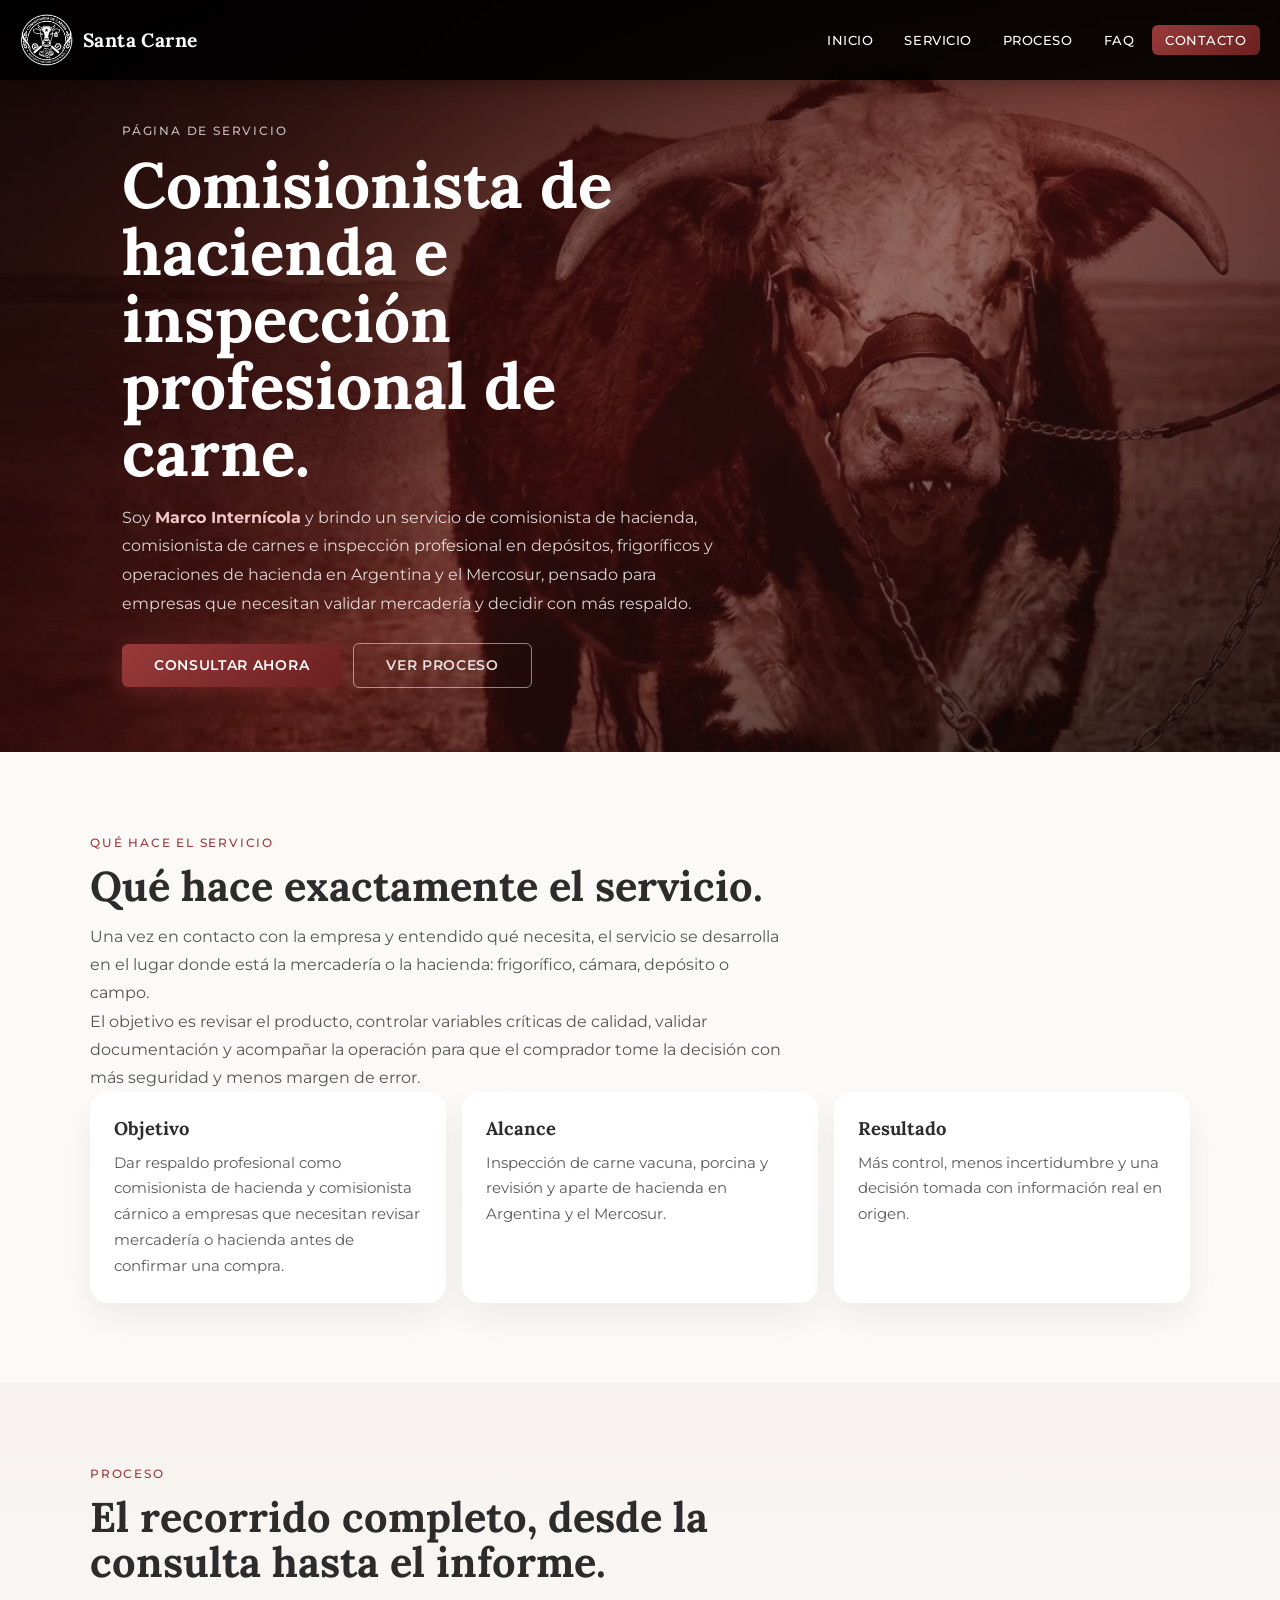
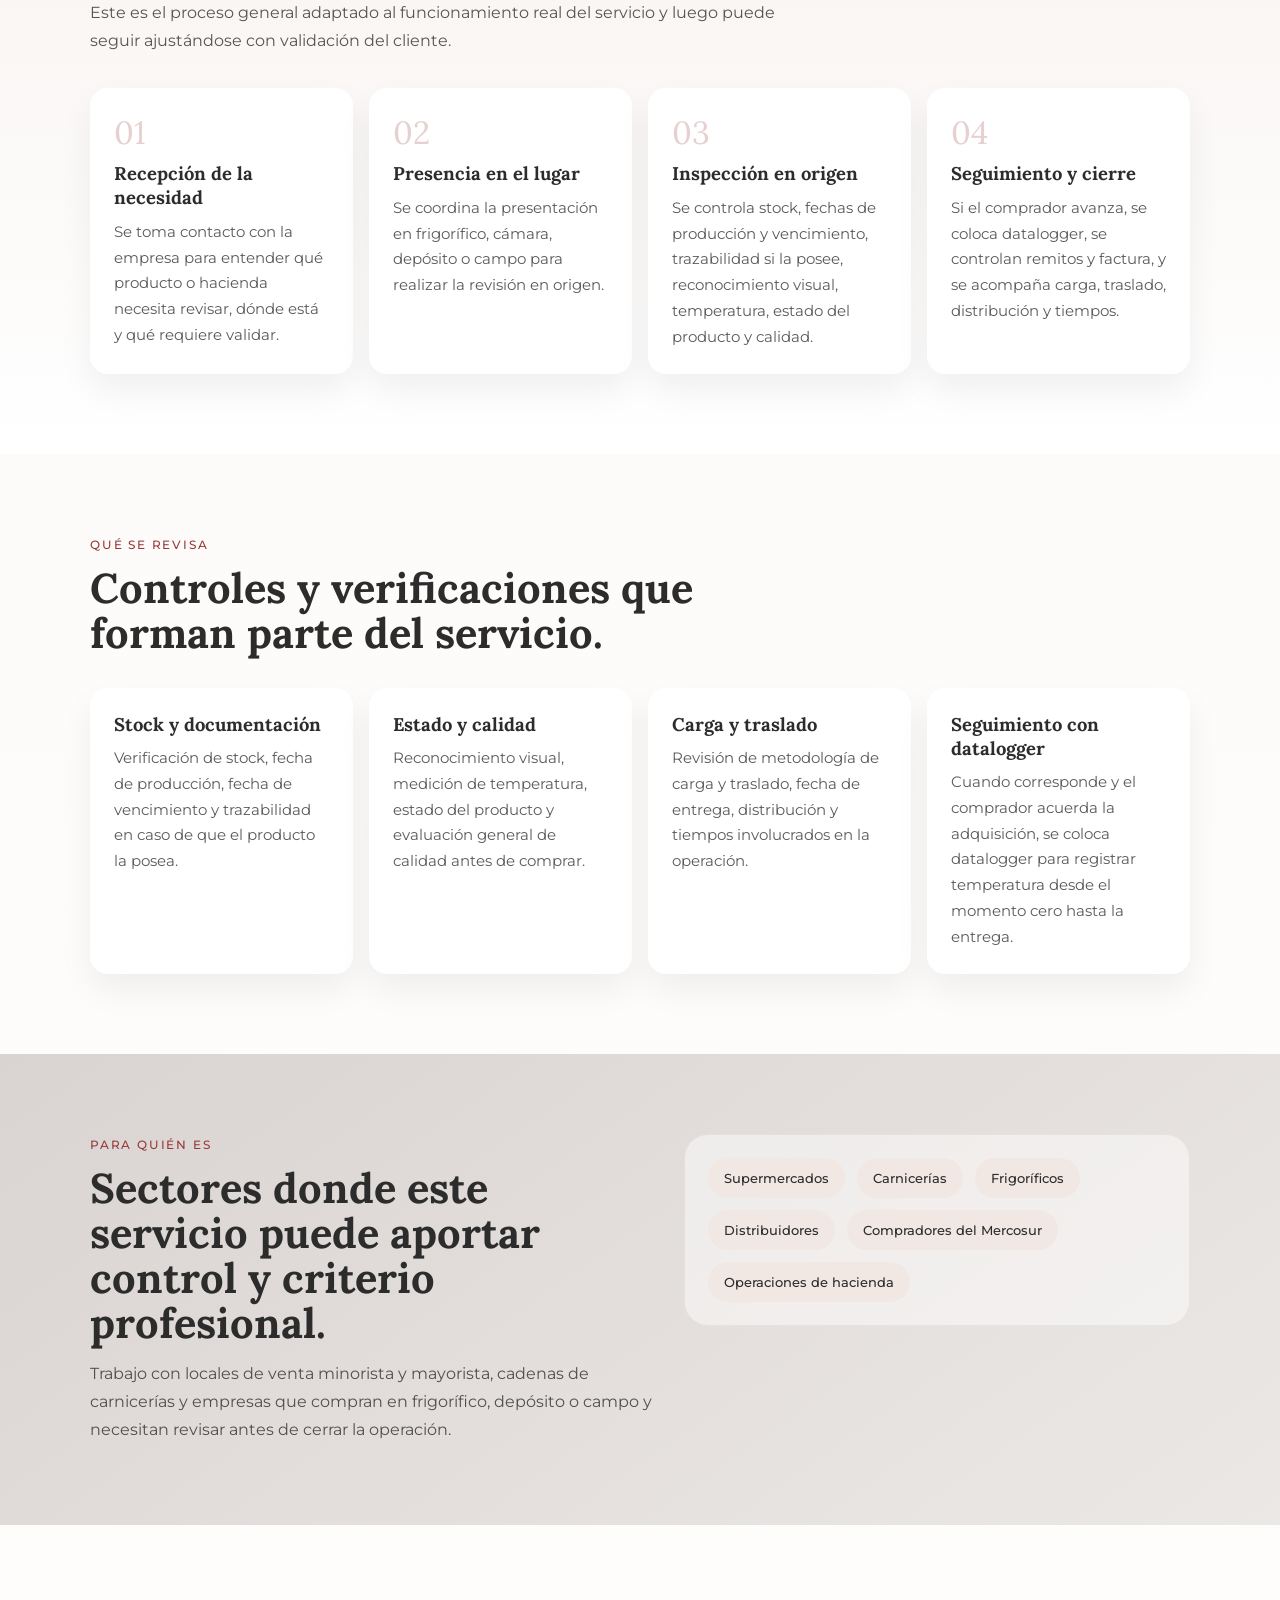
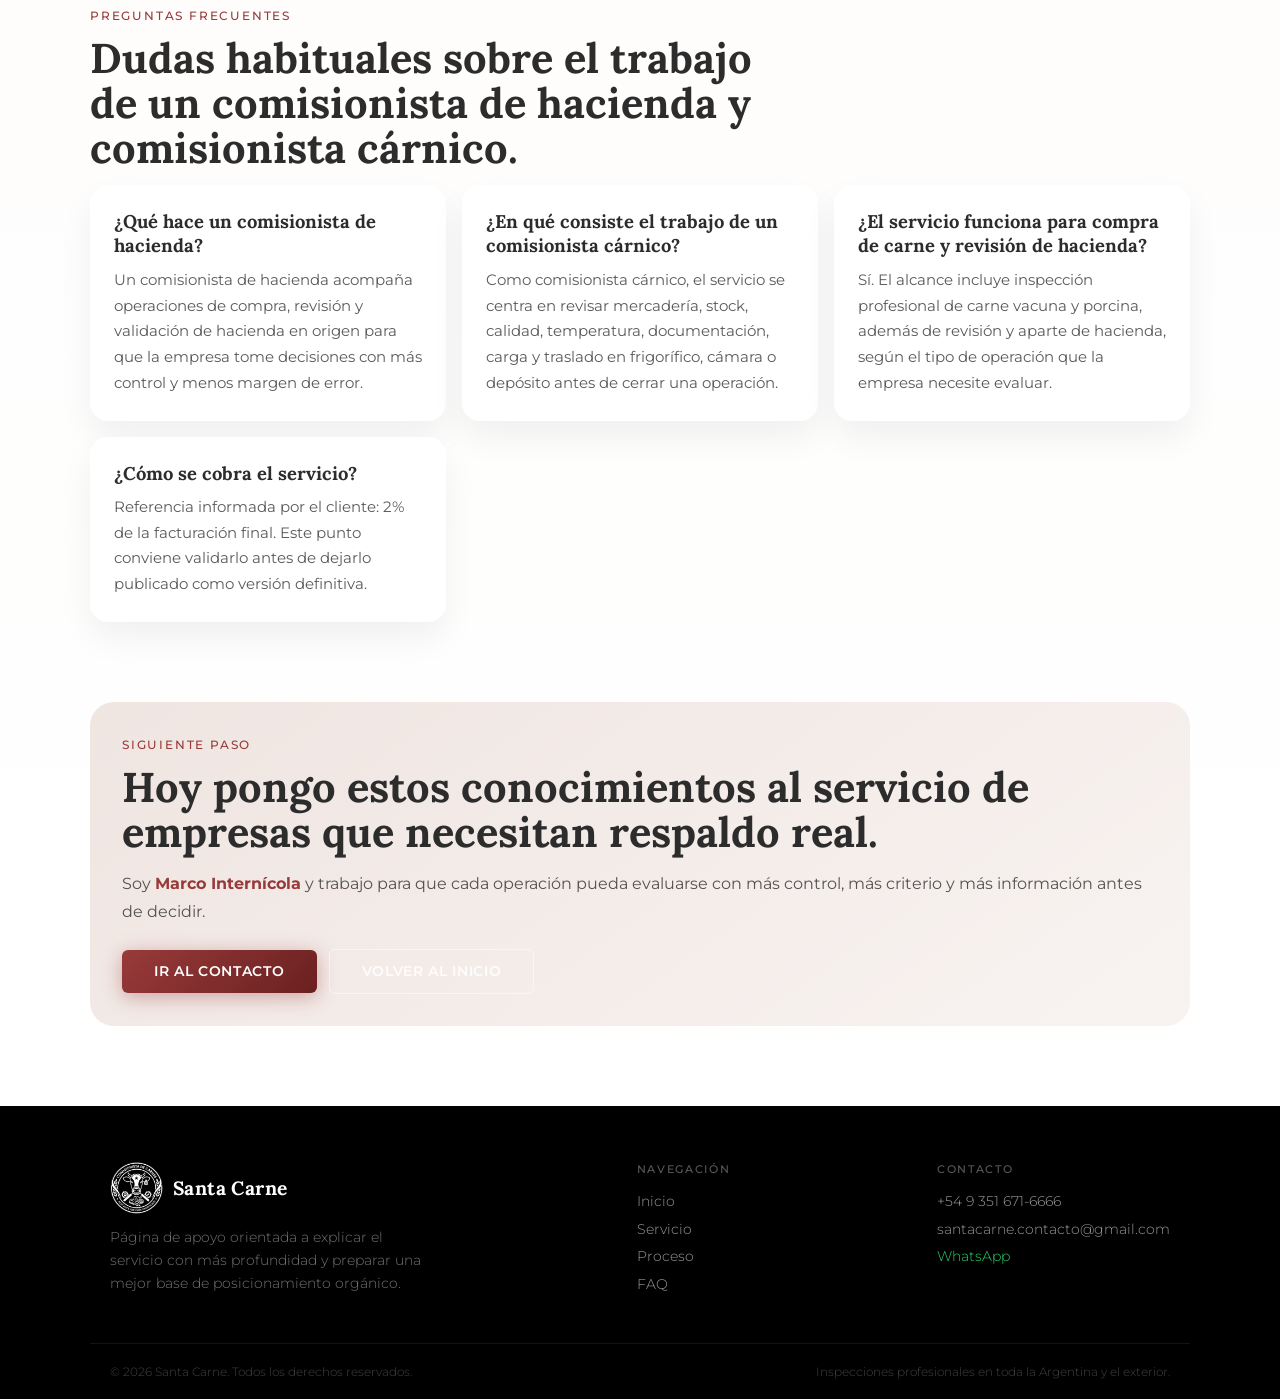
<file: servicio.html>
<!DOCTYPE html>
<html lang="es">
<head>
  <meta charset="UTF-8" />
  <meta name="viewport" content="width=device-width, initial-scale=1.0" />
  <title>Comisionista de hacienda e inspección de carne | Santa Carne</title>
  <meta name="description" content="Conocé cómo funciona el servicio de comisionista de hacienda, comisionista de carnes e inspección profesional de carne vacuna y porcina, con control de stock, trazabilidad y temperatura en depósitos y frigoríficos de Argentina y el Mercosur." />
  <meta name="keywords" content="comisionista de hacienda, comisionista de carnes, comisionista carnico, servicio de inspección de carne, inspección de carne, inspección profesional de carne, inspección de carne vacuna, inspección de carne porcina, revisión de hacienda, aparte de hacienda, control de stock en frigoríficos, trazabilidad de carne, control de temperatura de carne, datalogger en transporte de carne, revisión de remitos y factura, inspección de hacienda Argentina, servicio de inspección Mercosur" />
  <meta name="robots" content="index, follow" />
  <link rel="canonical" href="https://santacarne.com.ar/servicio.html" />
  <meta property="og:type" content="website" />
  <meta property="og:url" content="https://santacarne.com.ar/servicio.html" />
  <meta property="og:title" content="Comisionista de hacienda e inspección de carne | Santa Carne" />
  <meta property="og:description" content="Proceso, alcance y controles del servicio de comisionista de hacienda, comisionista cárnico e inspección profesional de carne." />
  <meta property="og:image" content="https://santacarne.com.ar/img/hero-servicio_fondo.webp" />
  <meta name="twitter:card" content="summary_large_image" />
  <meta name="twitter:title" content="Comisionista de hacienda e inspección de carne | Santa Carne" />
  <meta name="twitter:description" content="Proceso, alcance y controles del servicio de comisionista de hacienda, comisionista cárnico e inspección profesional de carne." />
  <meta name="twitter:image" content="https://santacarne.com.ar/img/hero-servicio_fondo.webp" />
  <link rel="icon" type="image/webp" href="img/logo.webp" />
  <link rel="preconnect" href="https://fonts.googleapis.com" />
  <link rel="preconnect" href="https://fonts.gstatic.com" crossorigin />
  <link href="https://fonts.googleapis.com/css2?family=Lora:wght@600;700&family=Montserrat:wght@300;400;500;600&display=swap" rel="stylesheet" />
  <link rel="stylesheet" href="styles.css" />
  <script type="application/ld+json">
  {
    "@context": "https://schema.org",
    "@graph": [
      {
        "@type": "Service",
        "name": "Servicio de comisionista de hacienda e inspección de carne",
        "provider": {
          "@type": "LocalBusiness",
          "name": "Santa Carne",
          "url": "https://santacarne.com.ar/"
        },
        "serviceType": "Comisionista de hacienda, comisionista cárnico e inspección profesional de carne",
        "areaServed": [
          {
            "@type": "Country",
            "name": "Argentina"
          },
          {
            "@type": "Place",
            "name": "Mercosur"
          }
        ],
        "description": "Servicio de comisionista de hacienda, comisionista de carnes e inspección profesional de carne vacuna y porcina, con revisión en depósitos, frigoríficos y operaciones de hacienda.",
        "url": "https://santacarne.com.ar/servicio.html"
      },
      {
        "@type": "FAQPage",
        "mainEntity": [
          {
            "@type": "Question",
            "name": "¿Qué hace un comisionista de hacienda?",
            "acceptedAnswer": {
              "@type": "Answer",
              "text": "Un comisionista de hacienda acompaña operaciones de compra, revisión y validación de hacienda en origen para que la empresa tome decisiones con más control y menos margen de error."
            }
          },
          {
            "@type": "Question",
            "name": "¿En qué consiste el trabajo de un comisionista cárnico?",
            "acceptedAnswer": {
              "@type": "Answer",
              "text": "Como comisionista cárnico, el servicio se centra en revisar mercadería, stock, calidad, temperatura, documentación, carga y traslado en frigorífico, cámara o depósito antes de cerrar una operación."
            }
          },
          {
            "@type": "Question",
            "name": "¿El servicio funciona para compra de carne y revisión de hacienda?",
            "acceptedAnswer": {
              "@type": "Answer",
              "text": "Sí. El alcance incluye inspección profesional de carne vacuna y porcina, además de revisión y aparte de hacienda, según el tipo de operación que la empresa necesite evaluar."
            }
          },
          {
            "@type": "Question",
            "name": "¿Cómo se cobra el servicio?",
            "acceptedAnswer": {
              "@type": "Answer",
              "text": "La referencia informada por el cliente es 2% de la facturación final. Este punto conviene validarlo antes de dejarlo publicado como versión definitiva."
            }
          }
        ]
      }
    ]
  }
  </script>
</head>
<body class="page-servicio">
  <header class="navbar navbar--solid" role="banner">
    <div class="navbar__inner">
      <a href="index.html#inicio" class="navbar__logo" aria-label="Ir al inicio">
        <img src="img/logo.webp" alt="Santa Carne logo" class="navbar__logo-img" />
        <span class="navbar__logo-text">Santa Carne</span>
      </a>
      <nav class="navbar__nav" aria-label="Navegación principal">
        <a href="index.html#inicio" class="navbar__link">Inicio</a>
        <a href="#servicio-detalle" class="navbar__link">Servicio</a>
        <a href="#proceso-completo" class="navbar__link">Proceso</a>
        <a href="#faq" class="navbar__link">FAQ</a>
        <a href="index.html#contacto" class="navbar__link navbar__link--cta">Contacto</a>
      </nav>
      <button class="navbar__hamburger" aria-label="Abrir menú" aria-expanded="false" aria-controls="mobile-menu">
        <span class="navbar__bar"></span>
        <span class="navbar__bar"></span>
        <span class="navbar__bar"></span>
      </button>
    </div>
    <nav id="mobile-menu" class="navbar__mobile" aria-label="Menú móvil" aria-hidden="true">
      <a href="index.html#inicio" class="navbar__mobile-link">Inicio</a>
      <a href="#servicio-detalle" class="navbar__mobile-link">Servicio</a>
      <a href="#proceso-completo" class="navbar__mobile-link">Proceso</a>
      <a href="#faq" class="navbar__mobile-link">FAQ</a>
      <a href="index.html#contacto" class="navbar__mobile-link navbar__mobile-link--cta">Contacto</a>
    </nav>
  </header>

  <main class="service-page">
    <section class="service-hero">
      <div class="service-hero__overlay" aria-hidden="true"></div>
      <div class="service-hero__inner reveal reveal--up">
        <span class="service-hero__kicker">Página de servicio</span>
        <h1 class="service-hero__title">Comisionista de hacienda e inspección profesional de carne.</h1>
        <p class="service-hero__text">Soy <span class="brand-highlight brand-highlight--light">Marco Internícola</span> y brindo un servicio de comisionista de hacienda, comisionista de carnes e inspección profesional en depósitos, frigoríficos y operaciones de hacienda en Argentina y el Mercosur, pensado para empresas que necesitan validar mercadería y decidir con más respaldo.</p>
        <div class="service-hero__actions">
          <a href="index.html#contacto" class="hero__btn">Consultar ahora</a>
          <a href="#proceso-completo" class="hero__btn hero__btn--outline">Ver proceso</a>
        </div>
      </div>
    </section>

    <section id="servicio-detalle" class="service-section service-section--intro">
      <div class="service-section__inner">
        <div class="service-section__copy reveal reveal--left">
          <span class="service-section__label">Qué hace el servicio</span>
          <h2 class="service-section__title">Qué hace exactamente el servicio.</h2>
          <p class="service-section__text">Una vez en contacto con la empresa y entendido qué necesita, el servicio se desarrolla en el lugar donde está la mercadería o la hacienda: frigorífico, cámara, depósito o campo.</p>
          <p class="service-section__text">El objetivo es revisar el producto, controlar variables críticas de calidad, validar documentación y acompañar la operación para que el comprador tome la decisión con más seguridad y menos margen de error.</p>
        </div>
        <div class="service-summary reveal reveal--right">
          <article class="service-summary__item">
            <h3 class="service-summary__title">Objetivo</h3>
            <p class="service-summary__text">Dar respaldo profesional como comisionista de hacienda y comisionista cárnico a empresas que necesitan revisar mercadería o hacienda antes de confirmar una compra.</p>
          </article>
          <article class="service-summary__item">
            <h3 class="service-summary__title">Alcance</h3>
            <p class="service-summary__text">Inspección de carne vacuna, porcina y revisión y aparte de hacienda en Argentina y el Mercosur.</p>
          </article>
          <article class="service-summary__item">
            <h3 class="service-summary__title">Resultado</h3>
            <p class="service-summary__text">Más control, menos incertidumbre y una decisión tomada con información real en origen.</p>
          </article>
        </div>
      </div>
    </section>

    <section id="proceso-completo" class="service-section service-section--process">
      <div class="service-section__inner">
        <div class="service-section__heading reveal reveal--up">
          <span class="service-section__label">Proceso</span>
          <h2 class="service-section__title">El recorrido completo, desde la consulta hasta el informe.</h2>
          <p class="service-section__text">Este es el proceso general adaptado al funcionamiento real del servicio y luego puede seguir ajustándose con validación del cliente.</p>
        </div>
        <div class="service-timeline">
          <article class="service-timeline__item reveal reveal--up">
            <span class="service-timeline__step">01</span>
            <h3 class="service-timeline__title">Recepción de la necesidad</h3>
            <p class="service-timeline__text">Se toma contacto con la empresa para entender qué producto o hacienda necesita revisar, dónde está y qué requiere validar.</p>
          </article>
          <article class="service-timeline__item reveal reveal--up">
            <span class="service-timeline__step">02</span>
            <h3 class="service-timeline__title">Presencia en el lugar</h3>
            <p class="service-timeline__text">Se coordina la presentación en frigorífico, cámara, depósito o campo para realizar la revisión en origen.</p>
          </article>
          <article class="service-timeline__item reveal reveal--up">
            <span class="service-timeline__step">03</span>
            <h3 class="service-timeline__title">Inspección en origen</h3>
            <p class="service-timeline__text">Se controla stock, fechas de producción y vencimiento, trazabilidad si la posee, reconocimiento visual, temperatura, estado del producto y calidad.</p>
          </article>
          <article class="service-timeline__item reveal reveal--up">
            <span class="service-timeline__step">04</span>
            <h3 class="service-timeline__title">Seguimiento y cierre</h3>
            <p class="service-timeline__text">Si el comprador avanza, se coloca datalogger, se controlan remitos y factura, y se acompaña carga, traslado, distribución y tiempos.</p>
          </article>
        </div>
      </div>
    </section>

    <section class="service-section service-section--checks">
      <div class="service-section__inner">
        <div class="service-section__heading reveal reveal--up">
          <span class="service-section__label">Qué se revisa</span>
          <h2 class="service-section__title">Controles y verificaciones que forman parte del servicio.</h2>
        </div>
        <div class="service-checks">
          <article class="service-checks__item reveal reveal--up">
            <h3 class="service-checks__title">Stock y documentación</h3>
            <p class="service-checks__text">Verificación de stock, fecha de producción, fecha de vencimiento y trazabilidad en caso de que el producto la posea.</p>
          </article>
          <article class="service-checks__item reveal reveal--up">
            <h3 class="service-checks__title">Estado y calidad</h3>
            <p class="service-checks__text">Reconocimiento visual, medición de temperatura, estado del producto y evaluación general de calidad antes de comprar.</p>
          </article>
          <article class="service-checks__item reveal reveal--up">
            <h3 class="service-checks__title">Carga y traslado</h3>
            <p class="service-checks__text">Revisión de metodología de carga y traslado, fecha de entrega, distribución y tiempos involucrados en la operación.</p>
          </article>
          <article class="service-checks__item reveal reveal--up">
            <h3 class="service-checks__title">Seguimiento con datalogger</h3>
            <p class="service-checks__text">Cuando corresponde y el comprador acuerda la adquisición, se coloca datalogger para registrar temperatura desde el momento cero hasta la entrega.</p>
          </article>
        </div>
      </div>
    </section>

    <section class="service-section service-section--audience">
      <div class="service-section__inner service-section__inner--split">
        <div class="service-section__copy reveal reveal--left">
          <span class="service-section__label">Para quién es</span>
          <h2 class="service-section__title">Sectores donde este servicio puede aportar control y criterio profesional.</h2>
          <p class="service-section__text">Trabajo con locales de venta minorista y mayorista, cadenas de carnicerías y empresas que compran en frigorífico, depósito o campo y necesitan revisar antes de cerrar la operación.</p>
        </div>
        <div class="service-audience reveal reveal--right">
          <span class="service-audience__chip">Supermercados</span>
          <span class="service-audience__chip">Carnicerías</span>
          <span class="service-audience__chip">Frigoríficos</span>
          <span class="service-audience__chip">Distribuidores</span>
          <span class="service-audience__chip">Compradores del Mercosur</span>
          <span class="service-audience__chip">Operaciones de hacienda</span>
        </div>
      </div>
    </section>

    <section id="faq" class="service-section service-section--faq">
      <div class="service-section__inner">
        <div class="service-section__heading reveal reveal--up">
          <span class="service-section__label">Preguntas frecuentes</span>
          <h2 class="service-section__title">Dudas habituales sobre el trabajo de un comisionista de hacienda y comisionista cárnico.</h2>
        </div>
        <div class="service-faq">
          <article class="service-faq__item reveal reveal--up">
            <h3 class="service-faq__question">¿Qué hace un comisionista de hacienda?</h3>
            <p class="service-faq__answer">Un comisionista de hacienda acompaña operaciones de compra, revisión y validación de hacienda en origen para que la empresa tome decisiones con más control y menos margen de error.</p>
          </article>
          <article class="service-faq__item reveal reveal--up">
            <h3 class="service-faq__question">¿En qué consiste el trabajo de un comisionista cárnico?</h3>
            <p class="service-faq__answer">Como comisionista cárnico, el servicio se centra en revisar mercadería, stock, calidad, temperatura, documentación, carga y traslado en frigorífico, cámara o depósito antes de cerrar una operación.</p>
          </article>
          <article class="service-faq__item reveal reveal--up">
            <h3 class="service-faq__question">¿El servicio funciona para compra de carne y revisión de hacienda?</h3>
            <p class="service-faq__answer">Sí. El alcance incluye inspección profesional de carne vacuna y porcina, además de revisión y aparte de hacienda, según el tipo de operación que la empresa necesite evaluar.</p>
          </article>
          <article class="service-faq__item reveal reveal--up">
            <h3 class="service-faq__question">¿Cómo se cobra el servicio?</h3>
            <p class="service-faq__answer">Referencia informada por el cliente: 2% de la facturación final. Este punto conviene validarlo antes de dejarlo publicado como versión definitiva.</p>
          </article>
        </div>
      </div>
    </section>

    <section class="service-cta">
      <div class="service-cta__inner reveal reveal--up">
        <span class="service-section__label">Siguiente paso</span>
        <h2 class="service-cta__title">Hoy pongo estos conocimientos al servicio de empresas que necesitan respaldo real.</h2>
        <p class="service-cta__text">Soy <span class="brand-highlight">Marco Internícola</span> y trabajo para que cada operación pueda evaluarse con más control, más criterio y más información antes de decidir.</p>
        <div class="service-cta__actions">
          <a href="index.html#contacto" class="hero__btn">Ir al contacto</a>
          <a href="index.html" class="hero__btn hero__btn--outline hero__btn--back-home">Volver al inicio</a>
        </div>
      </div>
    </section>
  </main>

  <footer class="footer" role="contentinfo">
    <div class="footer__inner">
      <div class="footer__brand">
        <a href="index.html#inicio" class="navbar__logo" aria-label="Volver al inicio">
          <img src="img/logo.webp" alt="Santa Carne logo" class="navbar__logo-img" loading="lazy" />
          <span class="navbar__logo-text">Santa Carne</span>
        </a>
        <p class="footer__tagline">Página de apoyo orientada a explicar el servicio con más profundidad y preparar una mejor base de posicionamiento orgánico.</p>
      </div>
      <nav class="footer__nav" aria-label="Navegación footer">
        <h4 class="footer__nav-title">Navegación</h4>
        <a href="index.html" class="footer__link">Inicio</a>
        <a href="#servicio-detalle" class="footer__link">Servicio</a>
        <a href="#proceso-completo" class="footer__link">Proceso</a>
        <a href="#faq" class="footer__link">FAQ</a>
      </nav>
      <div class="footer__contacto">
        <h4 class="footer__nav-title">Contacto</h4>
        <a href="tel:+5493516716666" class="footer__link">+54 9 351 671-6666</a>
        <a href="mailto:santacarne.contacto@gmail.com" class="footer__link">santacarne.contacto@gmail.com</a>
        <a href="https://wa.me/5493516716666" target="_blank" rel="noopener" class="footer__link footer__link--whatsapp">WhatsApp</a>
      </div>
    </div>
    <div class="footer__bottom">
      <p class="footer__copy">© 2026 Santa Carne. Todos los derechos reservados.</p>
      <p class="footer__copy footer__copy--right">Inspecciones profesionales en toda la Argentina y el exterior.</p>
    </div>
  </footer>

  <script src="main.js"></script>
</body>
</html>
</file>
<file: styles.css>
/* ============================================================
    VARIABLES & RESET
   ============================================================ */
:root {
    --color-primary:   #983A3A;
    --color-dark:      #2C2C2C;
    --color-black:     #000000;
    --color-white:     #FFFFFF;
    
    --gradient-primary: linear-gradient(135deg, #983A3A 0%, #6b2020 100%);
    --gradient-dark:    linear-gradient(135deg, #2C2C2C 0%, #111111 100%);
    
    /* Tipografía actualizada */
    --font-display: 'Lora', Georgia, serif;
    --font-body:    'Montserrat', sans-serif;
    
    --navbar-height:      72px;
    --navbar-height-desk: 80px;
}
    
*,
*::before,
*::after {
    box-sizing: border-box;
    margin: 0;
    padding: 0;
}
    
html {
    scroll-behavior: smooth;
    font-size: 16px;
}

section[id] {
    scroll-margin-top: calc(var(--navbar-height-desk) + 24px);
}
 
body {
    font-family: var(--font-body);
    background-color: var(--color-white);
    color: var(--color-dark);
    min-height: 100vh;
}
    
img {
    display: block;
    max-width: 100%;
}
    
a {
    text-decoration: none;
    color: inherit;
}


/* ============================================================
    NAVBAR — transparente sobre el hero
   ============================================================ */
.navbar {
    container-type: inline-size;
    container-name: navbar;
    position: fixed;
    top: 0;
    left: 0;
    right: 0;
    z-index: 100;
    width: 100%;
    background-color: transparent;
    transition: background-color 0.35s ease, box-shadow 0.35s ease;
}

.navbar--solid {
    background-color: rgba(0, 0, 0, 0.9);
    box-shadow: 0 2px 20px rgba(0, 0, 0, 0.3);
}

/* Cuando hace scroll — se vuelve sólido */
.navbar.is-scrolled {
    background-color: var(--color-black);
    box-shadow: 0 2px 20px rgba(0, 0, 0, 0.4);
}

.navbar__inner {
    display: flex;
    align-items: center;
    justify-content: space-between;
    height: var(--navbar-height);
    padding-inline: 1.25rem;
    max-width: 1280px;
    margin-inline: auto;
}
    
.navbar__logo {
    display: inline-flex;
    align-items: center;
    gap: 0.65rem;
    flex-shrink: 0;
}
    
.navbar__logo-img {
    width: auto;
    height: 46px;
    max-width: 160px;
    object-fit: contain;
    border-radius: 6px;
    flex-shrink: 0;
}
    
.navbar__logo-text {
    font-family: var(--font-display);
    font-size: 1.2rem;
    font-weight: 700;
    color: var(--color-white);
    letter-spacing: 0.02em;
}

@media (min-width: 768px) {
    .navbar__logo-img {
        height: 52px;
    }
}

/* Links desktop — siempre blancos sobre el hero */
.navbar__link {
    display: inline-block;
    font-family: var(--font-body);
    font-size: 0.8rem;
    font-weight: 500;
    color: var(--color-white);
    padding: 0.45rem 0.85rem;
    border-radius: 6px;
    transition: background-color 0.25s ease, color 0.25s ease;
    letter-spacing: 0.04em;
    text-transform: uppercase;
}
    
.navbar__link:hover {
    background-color: rgba(255,255,255,0.12);
}

.navbar__link--cta {
    background: var(--gradient-primary);
    color: var(--color-white);
}
    
.navbar__link--cta:hover {
    opacity: 0.85;
    background: var(--gradient-primary);
}

/* Nav desktop — oculto en mobile */
.navbar__nav {
    display: none;
}

/* Hamburguesa */
.navbar__hamburger {
    display: flex;
    flex-direction: column;
    justify-content: center;
    gap: 5px;
    background: none;
    border: none;
    cursor: pointer;
    padding: 6px;
    border-radius: 6px;
    transition: background-color 0.2s;
}
    
.navbar__hamburger:hover {
    background-color: rgba(255,255,255,0.1);
}
    
.navbar__bar {
    display: block;
    width: 24px;
    height: 2px;
    background-color: var(--color-white);
    border-radius: 2px;
    transition:
        transform 0.35s cubic-bezier(0.4, 0, 0.2, 1),
        opacity   0.25s ease,
        width     0.3s ease;
    transform-origin: center;
}
    
.navbar__hamburger.is-open .navbar__bar:nth-child(1) {
    transform: translateY(7px) rotate(45deg);
}
.navbar__hamburger.is-open .navbar__bar:nth-child(2) {
    opacity: 0;
    width: 0;
}
.navbar__hamburger.is-open .navbar__bar:nth-child(3) {
    transform: translateY(-7px) rotate(-45deg);
}

/* Menú Mobile */
.navbar__mobile {
    display: flex;
    flex-direction: column;
    background-color: var(--color-black);
    border-top: 1px solid rgba(255,255,255,0.08);
    overflow: hidden;
    max-height: 0;
    opacity: 0;
    transition:
        max-height 0.45s cubic-bezier(0.4, 0, 0.2, 1),
        opacity    0.35s ease;
}
    
.navbar__mobile.is-open {
    max-height: 400px;
    opacity: 1;
}
    
.navbar__mobile-link {
    display: block;
    font-family: var(--font-body);
    font-size: 0.9rem;
    font-weight: 500;
    color: rgba(255,255,255,0.85);
    padding: 0.9rem 1.25rem;
    border-bottom: 1px solid rgba(255,255,255,0.06);
    transition: background-color 0.2s, color 0.2s, padding-left 0.2s;
    letter-spacing: 0.03em;
}
    
.navbar__mobile-link:hover {
    background-color: rgba(152, 58, 58, 0.15);
    color: var(--color-white);
    padding-left: 1.75rem;
}
    
.navbar__mobile-link--cta {
    color: var(--color-white);
    background: var(--gradient-primary);
    text-align: center;
    margin: 0.75rem 1rem;
    border-radius: 8px;
    border-bottom: none;
    padding: 0.75rem 1rem;
}
    
.navbar__mobile-link--cta:hover {
    opacity: 0.85;
    padding-left: 1rem;
}

/* Desktop navbar */
@container navbar (min-width: 800px) {
    .navbar__inner {
        height: var(--navbar-height-desk);
    }
    .navbar__nav {
        display: flex;
        align-items: center;
        gap: 0.25rem;
    }
    .navbar__hamburger {
        display: none;
    }
    .navbar__mobile {
        display: none !important;
    }
}


/* ============================================================
    HERO — pantalla completa con imagen de fondo
   ============================================================ */
.hero {
    position: relative;
    width: 100%;
    min-height: 100svh;
    overflow: hidden;
    display: flex;
    flex-direction: column;

    /* Imagen de fondo — apunta a hero-fondo.webp */
    background-image: url('img/hero-fondo.webp');
    background-size: cover;
    background-position: center center;
    background-repeat: no-repeat;
}

/* Overlay oscuro/rojizo sobre la foto — igual que en la referencia */
.hero__overlay {
    position: absolute;
    inset: 0;
    background: linear-gradient(
        160deg,
        rgba(10, 5, 5, 0.72) 0%,
        rgba(80, 20, 20, 0.55) 50%,
        rgba(10, 5, 5, 0.65) 100%
    );
    z-index: 0;
}

/* Contenedor del texto */
.hero__container {
    position: relative;
    z-index: 1;
    display: flex;
    flex-direction: column;
    justify-content: flex-end;
    min-height: 100svh;
    padding: calc(var(--navbar-height) + 2rem) 1.5rem 5rem;
    max-width: 1280px;
    margin-inline: auto;
    width: 100%;
}

/* Contenido — mobile: abajo izquierda */
.hero__content {
    display: flex;
    flex-direction: column;
    gap: 1.25rem;
    max-width: 620px;
}

.hero__kicker {
    display: inline-flex;
    align-items: center;
    width: fit-content;
    padding: 0.45rem 0.75rem;
    border: 1px solid rgba(255,255,255,0.14);
    border-radius: 999px;
    background-color: rgba(12, 8, 8, 0.22);
    font-family: var(--font-body);
    font-size: 0.74rem;
    font-weight: 500;
    letter-spacing: 0.08em;
    text-transform: uppercase;
    color: rgba(255,255,255,0.9);
}

.hero__eyebrow {
    font-family: var(--font-body);
    font-size: 0.72rem;
    font-weight: 500;
    letter-spacing: 0.14em;
    text-transform: uppercase;
    color: rgba(255, 255, 255, 0.66);
    line-height: 1.6;
}

.hero__title {
    font-family: var(--font-display);
    font-size: clamp(1.85rem, 5vw, 3.1rem);
    font-weight: 700;
    color: var(--color-white);
    line-height: 1.1;
    letter-spacing: -0.02em;
}

.hero__subtitle {
    font-family: var(--font-body);
    font-size: clamp(0.94rem, 2vw, 1.08rem);
    font-weight: 400;
    color: rgba(255, 255, 255, 0.84);
    line-height: 1.7;
    max-width: 600px;
}

.hero__action {
    display: flex;
    flex-direction: column;
    gap: 0.75rem;
    margin-top: 0.35rem;
}

.hero__btn {
    display: inline-block;
    text-align: center;
    padding: 0.85rem 2rem;
    background: var(--gradient-primary);
    color: var(--color-white);
    font-family: var(--font-body);
    font-size: 0.85rem;
    font-weight: 600;
    border-radius: 6px;
    letter-spacing: 0.05em;
    text-transform: uppercase;
    transition: opacity 0.25s, transform 0.2s, box-shadow 0.2s;
    box-shadow: 0 4px 20px rgba(152,58,58,0.4);
}

.hero__btn:hover {
    opacity: 0.88;
    transform: translateY(-2px);
    box-shadow: 0 8px 28px rgba(152,58,58,0.5);
}

.hero__btn--outline {
    background: transparent;
    border: 1px solid rgba(255,255,255,0.5);
    box-shadow: none;
    color: rgba(255,255,255,0.85);
}

.hero__btn--outline:hover {
    background: rgba(255,255,255,0.1);
    border-color: rgba(255,255,255,0.8);
    box-shadow: none;
    opacity: 1;
}

.hero__btn--service {
    background: rgba(152,58,58,0.16);
    border-color: rgba(255,255,255,0.75);
    color: var(--color-white);
    box-shadow: 0 14px 30px rgba(0,0,0,0.18);
}

.hero__btn--service:hover {
    background: rgba(152,58,58,0.3);
    border-color: var(--color-white);
    box-shadow: 0 18px 34px rgba(0,0,0,0.22);
}

.hero__btn--back-home {
    color: var(--color-dark);
    border-color: rgba(44,44,44,0.18);
    background: rgba(255,255,255,0.82);
    box-shadow: 0 12px 24px rgba(0,0,0,0.08);
}

.hero__btn--back-home:hover {
    color: var(--color-dark);
    border-color: rgba(44,44,44,0.28);
    background: rgba(255,255,255,0.92);
    box-shadow: 0 16px 28px rgba(0,0,0,0.12);
}

@media (min-width: 768px) {
    .hero__btn--back-home {
        color: rgba(255,255,255,0.9);
        border-color: rgba(255,255,255,0.5);
        background: transparent;
        box-shadow: none;
    }

    .hero__btn--back-home:hover {
        color: var(--color-white);
        border-color: rgba(255,255,255,0.8);
        background: rgba(255,255,255,0.1);
        box-shadow: none;
    }
}

/* Flecha scroll */
.hero__scroll {
    position: absolute;
    bottom: 2rem;
    left: 50%;
    transform: translateX(-50%);
    z-index: 1;
    color: rgba(255,255,255,0.5);
    transition: color 0.2s, transform 0.2s;
    animation: bounce 2s ease-in-out infinite;
}

.hero__scroll:hover {
    color: rgba(255,255,255,0.9);
}

@keyframes bounce {
    0%, 100% { transform: translateX(-50%) translateY(0); }
    50%       { transform: translateX(-50%) translateY(6px); }
}

/* Desktop hero */
@media (min-width: 768px) {
    .hero__container {
        justify-content: center;
        padding: calc(var(--navbar-height-desk) + 3rem) 3rem 6rem;
    }

    .hero__action {
        flex-direction: row;
        align-items: center;
    }

    .hero__btn {
        width: auto;
        white-space: nowrap;
    }
}

@media (min-width: 1024px) {
    .hero__container {
        padding-inline: 5rem;
    }

    .hero__title {
        font-size: clamp(2.4rem, 4vw, 3.6rem);
    }
}

.hero-spacer {
    height: clamp(1.8rem, 4vw, 3.6rem);
}


/* ============================================================
   CREDENCIALES
   ============================================================ */
.credenciales {
  width: 100%;
  padding: 0 1.25rem 4rem;
}
.credenciales__inner {
  max-width: 1100px;
  margin-inline: auto;
  display: grid;
  gap: 1rem;
}
.credenciales__item {
  padding: 1.5rem;
  border-radius: 18px;
  background: linear-gradient(145deg, #f6f1ee 0%, #ffffff 100%);
  border: 1px solid rgba(152,58,58,0.08);
  box-shadow: 0 12px 28px rgba(0,0,0,0.05);
}
.credenciales__value {
  display: block;
  font-family: var(--font-display);
  font-size: clamp(1.5rem, 4vw, 2.2rem);
  color: var(--color-primary);
  margin-bottom: 0.5rem;
}
.credenciales__label {
  font-family: var(--font-body);
  font-size: 0.92rem;
  line-height: 1.7;
  color: rgba(44,44,44,0.78);
}
@media (min-width: 768px) {
  .credenciales__inner {
    grid-template-columns: repeat(3, minmax(0, 1fr));
  }
}


/* ============================================================
   SOBRE EL SERVICIO
   ============================================================ */
.servicio {
  container-type: inline-size;
  container-name: servicio;
  position: relative;
  width: 100%;
  overflow: hidden;
}
.servicio__img {
  width: 100%;
  height: 280px;
  object-fit: cover;
  object-position: center top;
  display: block;
}
.servicio__white {
  background-color: var(--color-white);
  padding: 2.5rem 1.5rem;
  display: flex;
  flex-direction: column;
  gap: 1rem;
  width: 100%;
}
.servicio__label {
  display: inline-block;
  font-family: var(--font-body);
  font-size: 0.75rem;
  font-weight: 500;
  letter-spacing: 0.15em;
  text-transform: uppercase;
  color: var(--color-primary);
  margin-bottom: 0.25rem;
}
.servicio__title {
  font-family: var(--font-display);
  font-size: clamp(1.3rem, 4vw, 1.9rem);
  font-weight: 700;
  color: var(--color-dark);
  line-height: 1.25;
  letter-spacing: -0.01em;
}
.servicio__text {
  font-family: var(--font-body);
  font-size: clamp(0.875rem, 2vw, 0.95rem);
  font-weight: 300;
  color: var(--color-dark);
  line-height: 1.7;
  opacity: 0.85;
}
.servicio__link {
  display: inline-flex;
  align-items: center;
  justify-content: center;
  width: fit-content;
  margin-top: 0.5rem;
  padding: 0.9rem 1.2rem;
  border-radius: 999px;
  background: linear-gradient(135deg, rgba(152,58,58,0.12) 0%, rgba(152,58,58,0.22) 100%);
  border: 1px solid rgba(152,58,58,0.18);
  box-shadow: 0 12px 24px rgba(152,58,58,0.12);
  font-family: var(--font-body);
  font-size: 0.8rem;
  font-weight: 600;
  letter-spacing: 0.08em;
  text-transform: uppercase;
  color: var(--color-primary);
}

.servicio__link:hover {
  transform: translateY(-1px);
  background: linear-gradient(135deg, rgba(152,58,58,0.18) 0%, rgba(152,58,58,0.28) 100%);
  box-shadow: 0 16px 30px rgba(152,58,58,0.16);
}
@container servicio (min-width: 768px) {
  .servicio { min-height: 420px; }
  .servicio__img {
    position: absolute;
    inset: 0;
    width: 100%;
    height: 100%;
    object-fit: cover;
    object-position: center center;
  }
  .servicio__white {
    position: relative;
    z-index: 1;
    width: 50%;
    max-width: 580px;
    min-height: 420px;
    padding: 4rem 5rem 4rem 3rem;
    justify-content: center;
    clip-path: polygon(0 0, 100% 0, 82% 100%, 0 100%);
  }
}
@container servicio (min-width: 1100px) {
  .servicio { min-height: 480px; }
  .servicio__white {
    min-height: 480px;
    width: 46%;
    padding: 5rem 6rem 5rem 4rem;
    clip-path: polygon(0 0, 100% 0, 85% 100%, 0 100%);
  }
}


/* ============================================================
   PROCESO
   ============================================================ */
.proceso {
  width: 100%;
  padding: 5rem 1.25rem;
  background: linear-gradient(180deg, #fffaf7 0%, #f6f1ee 100%);
}
.proceso__inner {
  max-width: 1100px;
  margin-inline: auto;
}
.proceso__header {
  max-width: 700px;
  margin-bottom: 2rem;
}
.proceso__label,
.beneficios__label {
  display: inline-block;
  font-family: var(--font-body);
  font-size: 0.75rem;
  font-weight: 500;
  letter-spacing: 0.15em;
  text-transform: uppercase;
  color: var(--color-primary);
  margin-bottom: 0.75rem;
}
.proceso__title {
  font-family: var(--font-display);
  font-size: clamp(1.45rem, 4vw, 2.35rem);
  line-height: 1.12;
  color: var(--color-dark);
  margin-bottom: 0.9rem;
}
.proceso__text {
  font-family: var(--font-body);
  font-size: 0.96rem;
  line-height: 1.75;
  color: rgba(44,44,44,0.8);
}
.proceso__grid {
  display: grid;
  gap: 1rem;
}
.proceso__cta {
  margin-top: 1.75rem;
}
.proceso__btn {
  display: inline-flex;
  align-items: center;
  justify-content: center;
  padding: 0.9rem 1.2rem;
  border-radius: 999px;
  background-color: rgba(152,58,58,0.08);
  color: var(--color-primary);
  font-family: var(--font-body);
  font-size: 0.8rem;
  font-weight: 600;
  letter-spacing: 0.08em;
  text-transform: uppercase;
}
.proceso__card {
  position: relative;
  padding: 1.5rem;
  border-radius: 18px;
  background-color: var(--color-white);
  box-shadow: 0 16px 36px rgba(0,0,0,0.06);
}
.proceso__step {
  display: inline-block;
  font-family: var(--font-display);
  font-size: 2rem;
  color: rgba(152,58,58,0.24);
  margin-bottom: 0.5rem;
}
.proceso__card-title {
  font-family: var(--font-display);
  font-size: 1.15rem;
  color: var(--color-dark);
  margin-bottom: 0.65rem;
}
.proceso__card-text {
  font-family: var(--font-body);
  font-size: 0.92rem;
  line-height: 1.7;
  color: rgba(44,44,44,0.78);
}
@media (min-width: 860px) {
  .proceso__grid {
    grid-template-columns: repeat(3, minmax(0, 1fr));
  }
}


/* ============================================================
   TRAYECTORIA
   ============================================================ */
.trayectoria {
  width: 100%;
  padding: 5rem 1.25rem;
  background:
    radial-gradient(circle at top right, rgba(152,58,58,0.08), transparent 28%),
    linear-gradient(180deg, #faf7f5 0%, #ffffff 100%);
}
.trayectoria__inner,
.trayectoria__grid {
  max-width: 1100px;
  margin-inline: auto;
}
.trayectoria__inner {
  display: grid;
  gap: 2.5rem;
  align-items: center;
}
.trayectoria__intro {
  display: flex;
  flex-direction: column;
  gap: 1rem;
}
.trayectoria__label,
.rubros__label {
  display: inline-block;
  font-family: var(--font-body);
  font-size: 0.75rem;
  font-weight: 500;
  letter-spacing: 0.15em;
  text-transform: uppercase;
  color: var(--color-primary);
}
.trayectoria__title,
.rubros__title {
  font-family: var(--font-display);
  font-size: clamp(1.5rem, 4vw, 2.5rem);
  line-height: 1.1;
  color: var(--color-dark);
}
.brand-highlight {
  color: var(--color-primary);
  font-weight: 700;
}
.brand-highlight--light {
  color: #f2c6c6;
}
.trayectoria__text,
.rubros__text,
.trayectoria__card-text,
.rubros__item-text {
  font-family: var(--font-body);
  font-size: 0.95rem;
  line-height: 1.75;
  color: rgba(44,44,44,0.82);
}
.trayectoria__badge {
  display: flex;
  justify-content: center;
}
.years-badge {
  position: relative;
  width: min(320px, 78vw);
  aspect-ratio: 1;
  display: grid;
  place-items: center;
  border-radius: 50%;
  background: linear-gradient(145deg, #2c2c2c 0%, #111111 100%);
  box-shadow: 0 18px 44px rgba(0,0,0,0.2);
  overflow: hidden;
}
.years-badge::after {
  content: '';
  position: absolute;
  inset: 18px;
  border-radius: 50%;
  background: radial-gradient(circle at top, rgba(152,58,58,0.2), rgba(0,0,0,0.05) 55%, transparent 70%);
}
.years-badge__ring {
  position: absolute;
  inset: 0;
  width: 100%;
  height: 100%;
  transform: rotate(-90deg);
}
.years-badge__track,
.years-badge__progress {
  fill: none;
  stroke-width: 8;
}
.years-badge__track {
  stroke: rgba(255,255,255,0.12);
}
.years-badge__progress {
  stroke: var(--color-primary);
  stroke-linecap: round;
  stroke-dasharray: 427.26;
  stroke-dashoffset: 427.26;
  filter: drop-shadow(0 0 8px rgba(152,58,58,0.55));
}
.years-badge__content {
  position: relative;
  z-index: 1;
  display: flex;
  flex-direction: column;
  align-items: center;
}
.years-badge__number {
  font-family: var(--font-display);
  font-size: clamp(4.5rem, 16vw, 6.5rem);
  line-height: 0.9;
  color: var(--color-white);
}
.years-badge__suffix {
  margin-top: 0.4rem;
  font-family: var(--font-body);
  font-size: 0.8rem;
  letter-spacing: 0.22em;
  text-transform: uppercase;
  color: rgba(255,255,255,0.62);
}
.trayectoria__grid {
  margin-top: 3rem;
  display: grid;
  gap: 1rem;
}
.trayectoria__card,
.rubros__item {
  padding: 1.5rem;
  border-radius: 16px;
  background-color: var(--color-white);
  box-shadow: 0 14px 34px rgba(0,0,0,0.08);
}
.trayectoria__card-title,
.rubros__item-title {
  font-family: var(--font-display);
  font-size: 1.2rem;
  color: var(--color-dark);
  margin-bottom: 0.75rem;
}
@media (min-width: 860px) {
  .trayectoria__inner {
    grid-template-columns: minmax(0, 1.05fr) minmax(280px, 0.95fr);
  }
  .trayectoria__grid {
    grid-template-columns: repeat(3, minmax(0, 1fr));
  }
}


/* ============================================================
   RUBROS
   ============================================================ */
.rubros {
  width: 100%;
  padding: 0 1.25rem 5rem;
}
.rubros__inner {
  max-width: 1100px;
  margin-inline: auto;
  padding: 2rem;
  border-radius: 28px;
  background: linear-gradient(145deg, #d9d4d1 0%, #ece8e5 100%);
  box-shadow: inset 0 0 0 1px rgba(44,44,44,0.1), 0 14px 28px rgba(0,0,0,0.05);
}
.rubros__header {
  max-width: 720px;
  margin-bottom: 2rem;
}
.rubros__grid {
  display: grid;
  gap: 1rem;
}
@media (min-width: 720px) {
  .rubros__grid {
    grid-template-columns: repeat(2, minmax(0, 1fr));
  }
}


/* ============================================================
   POR QUÉ ELEGIRNOS
   ============================================================ */
.elegirnos {
  container-type: inline-size;
  container-name: elegirnos;
  width: 100%;
}
.elegirnos__label {
  display: inline-block;
  font-family: var(--font-body);
  font-size: 0.75rem;
  font-weight: 500;
  letter-spacing: 0.15em;
  text-transform: uppercase;
  color: var(--color-primary);
  margin-bottom: 0.5rem;
}
.elegirnos__title {
  font-family: var(--font-display);
  font-size: clamp(1.2rem, 3.5vw, 1.75rem);
  font-weight: 700;
  color: var(--color-dark);
  line-height: 1.25;
  letter-spacing: -0.01em;
}
.elegirnos__problema {
  display: flex;
  flex-direction: row;
  align-items: center;
  gap: 1.5rem;
  padding: 3rem 1.25rem;
  max-width: 1280px;
  margin-inline: auto;
}
.elegirnos__problema-texto {
  flex: 1 1 50%;
  display: flex;
  flex-direction: column;
  gap: 1rem;
}
.elegirnos__lista {
  list-style: none;
  display: flex;
  flex-direction: column;
  gap: 0.6rem;
  padding: 0;
  margin-top: 0.25rem;
}
.elegirnos__lista li {
  font-family: var(--font-body);
  font-size: clamp(0.8rem, 2vw, 0.95rem);
  font-weight: 300;
  color: var(--color-dark);
  line-height: 1.5;
  opacity: 0.85;
  padding-left: 1.1rem;
  position: relative;
}
.elegirnos__lista li::before {
  content: '';
  position: absolute;
  left: 0;
  top: 0.55em;
  width: 5px;
  height: 5px;
  border-radius: 50%;
  background-color: var(--color-primary);
}
.elegirnos__problema-img-wrap { flex: 1 1 45%; min-width: 0; }
.elegirnos__problema-img {
  width: 100%;
  height: clamp(180px, 30vw, 340px);
  object-fit: cover;
  object-position: center;
  border-radius: 10px;
  display: block;
}
.elegirnos__solucion {
  display: flex;
  flex-direction: column;
  align-items: center;
  gap: 2rem;
  padding: 3rem 1.25rem 4rem;
  max-width: 860px;
  margin-inline: auto;
  text-align: center;
}
.elegirnos__solucion-texto {
  display: flex;
  flex-direction: column;
  gap: 1rem;
  max-width: 640px;
}
.elegirnos__solucion-desc {
  font-family: var(--font-body);
  font-size: clamp(0.875rem, 2vw, 1rem);
  font-weight: 300;
  color: var(--color-dark);
  line-height: 1.75;
  opacity: 0.85;
}
.elegirnos__solucion-img-wrap { width: 100%; }
.elegirnos__solucion-img {
  width: 100%;
  height: clamp(200px, 35vw, 400px);
  object-fit: cover;
  object-position: center;
  border-radius: 10px;
  display: block;
}
@container elegirnos (min-width: 768px) {
  .elegirnos__problema { gap: 3rem; padding: 5rem 3rem; }
  .elegirnos__problema-img { height: clamp(280px, 28vw, 380px); }
  .elegirnos__solucion { padding: 3rem 3rem 6rem; gap: 2.5rem; }
  .elegirnos__solucion-img { height: clamp(280px, 30vw, 420px); }
}


/* ============================================================
   BENEFICIOS — CARRUSEL
   ============================================================ */
.beneficios {
  container-type: inline-size;
  container-name: beneficios;
  width: 100%;
  padding: 4rem 0 5rem;
  background-color: var(--color-white);
}
.beneficios__header { text-align: center; padding-inline: 1.25rem; margin-bottom: 2.5rem; }
.beneficios__title {
  font-family: var(--font-display);
  font-size: clamp(1.3rem, 4vw, 2rem);
  font-weight: 700;
  color: var(--color-dark);
  letter-spacing: -0.01em;
}
.beneficios__carrusel-wrap {
  display: flex;
  align-items: center;
  gap: 0.75rem;
  padding-inline: 1rem;
  max-width: 1280px;
  margin-inline: auto;
}
.beneficios__track-clip { flex: 1; overflow: hidden; }
.beneficios__track {
  display: flex;
  gap: 1rem;
  list-style: none;
  padding: 0.5rem 0;
  margin: 0;
  transition: transform 0.4s cubic-bezier(0.4, 0, 0.2, 1);
  will-change: transform;
}
.beneficios__card {
  flex: 0 0 100%;
  background: var(--color-dark);
  border-radius: 12px;
  overflow: hidden;
  display: flex;
  flex-direction: column;
  box-shadow: 0 4px 20px rgba(0,0,0,0.15);
  transition: transform 0.25s ease, box-shadow 0.25s ease;
}
.beneficios__card:hover { transform: translateY(-4px); box-shadow: 0 12px 32px rgba(0,0,0,0.22); }
.beneficios__card-img-wrap {
  width: 100%;
  aspect-ratio: 4 / 3;
  overflow: hidden;
  background-color: #1a1a1a;
}
.beneficios__card-img {
  width: 100%;
  height: 100%;
  object-fit: cover;
  transition: transform 0.4s ease;
}
.beneficios__card:hover .beneficios__card-img { transform: scale(1.04); }
.beneficios__card-body {
  padding: 1.25rem 1.1rem 1.5rem;
  display: flex;
  flex-direction: column;
  gap: 0.5rem;
  flex: 1;
}
.beneficios__card-title {
  font-family: var(--font-display);
  font-size: clamp(0.95rem, 2.5vw, 1.1rem);
  font-weight: 600;
  color: var(--color-white);
  line-height: 1.3;
}
.beneficios__card-text {
  font-family: var(--font-body);
  font-size: clamp(0.8rem, 2vw, 0.875rem);
  font-weight: 300;
  color: rgba(255,255,255,0.75);
  line-height: 1.6;
}
.beneficios__btn {
  flex-shrink: 0;
  width: 40px;
  height: 40px;
  border-radius: 50%;
  border: 2px solid var(--color-primary);
  background: transparent;
  color: var(--color-primary);
  font-size: 1rem;
  cursor: pointer;
  display: flex;
  align-items: center;
  justify-content: center;
  transition: background 0.2s, color 0.2s, transform 0.15s;
}
.beneficios__btn:hover { background: var(--color-primary); color: var(--color-white); transform: scale(1.08); }
.beneficios__btn:disabled { opacity: 0.3; cursor: not-allowed; transform: none; }
.beneficios__dots { display: flex; justify-content: center; gap: 0.5rem; margin-top: 1.75rem; }
.beneficios__dot {
  width: 8px;
  height: 8px;
  border-radius: 50%;
  background-color: rgba(44,44,44,0.2);
  border: none;
  cursor: pointer;
  transition: background-color 0.25s, transform 0.2s;
}
.beneficios__dot.is-active { background-color: var(--color-primary); transform: scale(1.25); }
@container beneficios (min-width: 768px) {
  .beneficios__card { flex: 0 0 calc((100% - 2rem) / 3); }
}


/* ============================================================
   CONTACTO
   ============================================================ */
.contacto {
  container-type: inline-size;
  container-name: contacto;
  width: 100%;
  background: linear-gradient(160deg, #1a1a1a 0%, #2C2C2C 100%);
  padding: 5rem 0;
}
.contacto__inner {
  max-width: 1100px;
  margin-inline: auto;
  padding-inline: 1.25rem;
  display: flex;
  flex-direction: column;
  gap: 3rem;
}
.contacto__info { display: flex; flex-direction: column; gap: 1.25rem; }
.contacto__label {
  display: inline-block;
  font-family: var(--font-body);
  font-size: 0.75rem;
  font-weight: 500;
  letter-spacing: 0.15em;
  text-transform: uppercase;
  color: var(--color-primary);
}
.contacto__title {
  font-family: var(--font-display);
  font-size: clamp(1.5rem, 4vw, 2.2rem);
  font-weight: 700;
  color: var(--color-white);
  line-height: 1.2;
  letter-spacing: -0.01em;
  max-width: 14ch;
}
.contacto__desc {
  font-family: var(--font-body);
  font-size: 0.95rem;
  font-weight: 300;
  color: rgba(255,255,255,0.65);
  line-height: 1.75;
}
.contacto__datos { list-style: none; display: flex; flex-direction: column; gap: 0.85rem; margin-top: 0.5rem; }
.contacto__dato {
  display: flex;
  align-items: center;
  gap: 0.75rem;
  font-family: var(--font-body);
  font-size: 0.9rem;
  color: rgba(255,255,255,0.8);
}
.contacto__dato svg { flex-shrink: 0; color: var(--color-primary); }
.contacto__form-wrap { width: 100%; }
.contacto__form { display: flex; flex-direction: column; gap: 1.25rem; }
.contacto__row { display: flex; flex-direction: column; gap: 1.25rem; }
.contacto__field { display: flex; flex-direction: column; gap: 0.4rem; flex: 1; }
.contacto__field-label {
  font-family: var(--font-body);
  font-size: 0.8rem;
  font-weight: 500;
  color: rgba(255,255,255,0.55);
  letter-spacing: 0.05em;
  text-transform: uppercase;
}
.contacto__input,
.contacto__textarea {
  width: 100%;
  padding: 0.85rem 1.1rem;
  background: rgba(255,255,255,0.06);
  border: 1px solid rgba(255,255,255,0.1);
  border-radius: 8px;
  color: var(--color-white);
  font-family: var(--font-body);
  font-size: 0.95rem;
  font-weight: 300;
  outline: none;
  transition: border-color 0.25s, background 0.25s;
  appearance: none;
}
.contacto__input::placeholder,
.contacto__textarea::placeholder { color: rgba(255,255,255,0.25); }
.contacto__input:focus,
.contacto__textarea:focus { border-color: var(--color-primary); background: rgba(152,58,58,0.08); }
.contacto__textarea { resize: vertical; min-height: 120px; }
.contacto__submit {
  display: flex;
  align-items: center;
  justify-content: center;
  gap: 0.6rem;
  width: 100%;
  padding: 1rem 2rem;
  background: var(--gradient-primary);
  color: var(--color-white);
  font-family: var(--font-body);
  font-size: 1rem;
  font-weight: 600;
  border: none;
  border-radius: 8px;
  cursor: pointer;
  letter-spacing: 0.03em;
  transition: opacity 0.25s, transform 0.2s, box-shadow 0.2s;
  box-shadow: 0 4px 20px rgba(152,58,58,0.35);
  margin-top: 0.25rem;
}
.contacto__submit:hover { opacity: 0.9; transform: translateY(-2px); box-shadow: 0 8px 28px rgba(152,58,58,0.45); }
.contacto__aviso { font-family: var(--font-body); font-size: 0.78rem; color: rgba(255,255,255,0.35); text-align: center; }
@container contacto (min-width: 768px) {
  .contacto__inner { flex-direction: row; align-items: flex-start; gap: 5rem; }
  .contacto__info { flex: 0 0 38%; max-width: 380px; }
  .contacto__form-wrap { flex: 1; }
  .contacto__row { flex-direction: row; gap: 1rem; }
}


/* ============================================================
   FOOTER
   ============================================================ */
.footer {
  container-type: inline-size;
  container-name: footer;
  background-color: var(--color-black);
  padding: 3.5rem 0 0;
}
.footer__inner {
  max-width: 1100px;
  margin-inline: auto;
  padding-inline: 1.25rem;
  display: flex;
  flex-direction: column;
  gap: 2.5rem;
  padding-bottom: 3rem;
  border-bottom: 1px solid rgba(255,255,255,0.07);
}
.footer__brand { display: flex; flex-direction: column; gap: 0.75rem; }
.footer__tagline {
  font-family: var(--font-body);
  font-size: 0.875rem;
  font-weight: 300;
  color: rgba(255,255,255,0.45);
  line-height: 1.65;
}
.footer__nav,
.footer__contacto { display: flex; flex-direction: column; gap: 0.6rem; }
.footer__nav-title {
  font-family: var(--font-body);
  font-size: 0.7rem;
  font-weight: 500;
  letter-spacing: 0.15em;
  text-transform: uppercase;
  color: rgba(255,255,255,0.35);
  margin-bottom: 0.4rem;
}
.footer__link {
  display: inline-flex;
  align-items: center;
  gap: 0.4rem;
  font-family: var(--font-body);
  font-size: 0.875rem;
  font-weight: 300;
  color: rgba(255,255,255,0.6);
  transition: color 0.2s;
}
.footer__link:hover { color: var(--color-primary); }
.footer__link--whatsapp { color: #25D366; }
.footer__link--whatsapp:hover { color: #1da851; }
.footer__bottom {
  max-width: 1100px;
  margin-inline: auto;
  padding: 1.25rem 1.25rem;
  width: 100%;
  display: flex;
  flex-direction: column;
  gap: 0.25rem;
  align-items: center;
  text-align: center;
}
.footer__copy { font-family: var(--font-body); font-size: 0.775rem; font-weight: 300; color: rgba(255,255,255,0.25); }
@container footer (min-width: 768px) {
  .footer__inner { flex-direction: row; justify-content: space-between; align-items: flex-start; gap: 3rem; }
  .footer__brand { flex: 0 0 35%; max-width: 320px; }
  .footer__bottom { flex-direction: row; justify-content: space-between; text-align: left; }
}


/* ============================================================
   WHATSAPP FLOTANTE
   ============================================================ */
.wsp-float {
  position: fixed;
  bottom: 1.5rem;
  right: 1.5rem;
  z-index: 999;
  width: 56px;
  height: 56px;
  border-radius: 50%;
  background-color: #25D366;
  color: var(--color-white);
  display: flex;
  align-items: center;
  justify-content: center;
  box-shadow: 0 4px 20px rgba(37,211,102,0.45);
  transition: transform 0.25s ease, box-shadow 0.25s ease;
}
.wsp-float:hover { transform: scale(1.1) translateY(-2px); box-shadow: 0 8px 28px rgba(37,211,102,0.55); }
.wsp-float::before {
  content: '';
  position: absolute;
  inset: 0;
  border-radius: 50%;
  background-color: #25D366;
  animation: wsp-pulse 2.5s ease-out infinite;
  z-index: -1;
}
@keyframes wsp-pulse {
  0%   { transform: scale(1);   opacity: 0.6; }
  70%  { transform: scale(1.5); opacity: 0; }
  100% { transform: scale(1.5); opacity: 0; }
}


/* ============================================================
   ANIMACIONES DE SCROLL — REVEAL
   ============================================================ */
.reveal {
  opacity: 0;
  transition:
    opacity  0.7s cubic-bezier(0.4, 0, 0.2, 1),
    transform 0.7s cubic-bezier(0.4, 0, 0.2, 1);
}

.reveal--up    { transform: translateY(40px); }
.reveal--left  { transform: translateX(-40px); }
.reveal--right { transform: translateX(40px); }

.reveal.is-visible {
  opacity: 1;
  transform: translate(0, 0);
}

.reveal:nth-child(2) { transition-delay: 0.1s; }
.reveal:nth-child(3) { transition-delay: 0.2s; }
.reveal:nth-child(4) { transition-delay: 0.3s; }

@media (prefers-reduced-motion: reduce) {
  .reveal {
    opacity: 1;
    transform: none;
    transition: none;
  }
}


/* ============================================================
   PÁGINA DE SERVICIO
   ============================================================ */
.service-page {
  background: linear-gradient(180deg, #fbf8f5 0%, #ffffff 100%);
}
.service-hero {
  position: relative;
  min-height: 72svh;
  display: flex;
  align-items: center;
  background-image: url('img/hero-servicio_fondo.webp');
  background-size: cover;
  background-position: center;
  overflow: hidden;
}
.service-hero__overlay {
  position: absolute;
  inset: 0;
  background: linear-gradient(145deg, rgba(9, 6, 6, 0.82) 0%, rgba(71, 20, 20, 0.56) 55%, rgba(9, 6, 6, 0.82) 100%);
}
.service-hero__inner {
  position: relative;
  z-index: 1;
  width: 100%;
  max-width: 1100px;
  margin-inline: auto;
  padding: calc(var(--navbar-height-desk) + 2.5rem) 1.25rem 4rem;
}
.service-hero__kicker,
.service-section__label {
  display: inline-block;
  margin-bottom: 0.85rem;
  font-family: var(--font-body);
  font-size: 0.75rem;
  font-weight: 500;
  letter-spacing: 0.15em;
  text-transform: uppercase;
}
.service-hero__kicker {
  color: rgba(255,255,255,0.72);
}
.service-hero__title {
  max-width: 14ch;
  font-family: var(--font-display);
  font-size: clamp(2rem, 6vw, 4rem);
  line-height: 1.05;
  color: var(--color-white);
  margin-bottom: 1rem;
}
.service-hero__text {
  max-width: 56ch;
  font-family: var(--font-body);
  font-size: 1rem;
  line-height: 1.8;
  color: rgba(255,255,255,0.82);
}
.service-hero__actions {
  display: flex;
  flex-direction: column;
  gap: 0.75rem;
  margin-top: 1.5rem;
}
.service-section {
  padding: 5rem 1.25rem;
}
.service-section__inner,
.service-cta__inner {
  max-width: 1100px;
  margin-inline: auto;
}
.service-section__inner--split {
  display: grid;
  gap: 2rem;
}
.service-section__copy,
.service-section__heading {
  max-width: 700px;
}
.service-section__label {
  color: var(--color-primary);
}
.service-section__title,
.service-cta__title {
  font-family: var(--font-display);
  font-size: clamp(1.5rem, 4vw, 2.6rem);
  line-height: 1.08;
  color: var(--color-dark);
  margin-bottom: 0.9rem;
}
.service-section__text,
.service-cta__text {
  font-family: var(--font-body);
  font-size: 0.98rem;
  line-height: 1.8;
  color: rgba(44,44,44,0.8);
}
.service-summary,
.service-checks,
.service-faq {
  display: grid;
  gap: 1rem;
}
.service-summary__item,
.service-timeline__item,
.service-checks__item,
.service-faq__item {
  padding: 1.5rem;
  border-radius: 18px;
  background-color: var(--color-white);
  box-shadow: 0 16px 34px rgba(0,0,0,0.06);
}
.service-summary__title,
.service-timeline__title,
.service-checks__title,
.service-faq__question {
  font-family: var(--font-display);
  font-size: 1.15rem;
  color: var(--color-dark);
  margin-bottom: 0.65rem;
}
.service-summary__text,
.service-timeline__text,
.service-checks__text,
.service-faq__answer {
  font-family: var(--font-body);
  font-size: 0.92rem;
  line-height: 1.75;
  color: rgba(44,44,44,0.78);
}
.service-timeline {
  display: grid;
  gap: 1rem;
  margin-top: 2rem;
}
.service-timeline__step {
  display: inline-block;
  margin-bottom: 0.55rem;
  font-family: var(--font-display);
  font-size: 2rem;
  color: rgba(152,58,58,0.24);
}
.service-section--process {
  background: linear-gradient(180deg, #f7f2ef 0%, #ffffff 100%);
}
.service-section--audience {
  background: linear-gradient(145deg, #d9d4d1 0%, #ece8e5 100%);
}
.service-checks {
  margin-top: 2rem;
}
.service-audience {
  display: flex;
  flex-wrap: wrap;
  gap: 0.75rem;
  align-content: start;
  padding: 1.5rem;
  border-radius: 24px;
  background: rgba(255,255,255,0.45);
  box-shadow: inset 0 0 0 1px rgba(44,44,44,0.06);
}
.service-audience__chip {
  padding: 0.75rem 1rem;
  border-radius: 999px;
  background-color: #f1e8e4;
  color: var(--color-dark);
  font-family: var(--font-body);
  font-size: 0.82rem;
  font-weight: 500;
}
.service-cta {
  padding: 0 1.25rem 5rem;
}
.service-cta__inner {
  padding: 2rem;
  border-radius: 24px;
  background: linear-gradient(145deg, #efe5e1 0%, #f8f3f1 100%);
}
.service-cta__actions {
  display: flex;
  flex-direction: column;
  gap: 0.75rem;
  margin-top: 1.4rem;
}
@media (min-width: 768px) {
  .service-hero__actions,
  .service-cta__actions {
    flex-direction: row;
    align-items: center;
  }
  .service-summary,
  .service-checks,
  .service-faq,
  .service-timeline {
    grid-template-columns: repeat(2, minmax(0, 1fr));
  }
  .service-section__inner--split {
    grid-template-columns: minmax(0, 1fr) minmax(0, 0.9fr);
    align-items: start;
  }
}
@media (min-width: 1024px) {
  .service-hero__inner {
    padding-inline: 2rem;
  }
  .service-summary {
    grid-template-columns: repeat(3, minmax(0, 1fr));
  }
  .service-timeline {
    grid-template-columns: repeat(4, minmax(0, 1fr));
  }
  .service-checks {
    grid-template-columns: repeat(4, minmax(0, 1fr));
  }
  .service-faq {
    grid-template-columns: repeat(3, minmax(0, 1fr));
  }
}
</file>
